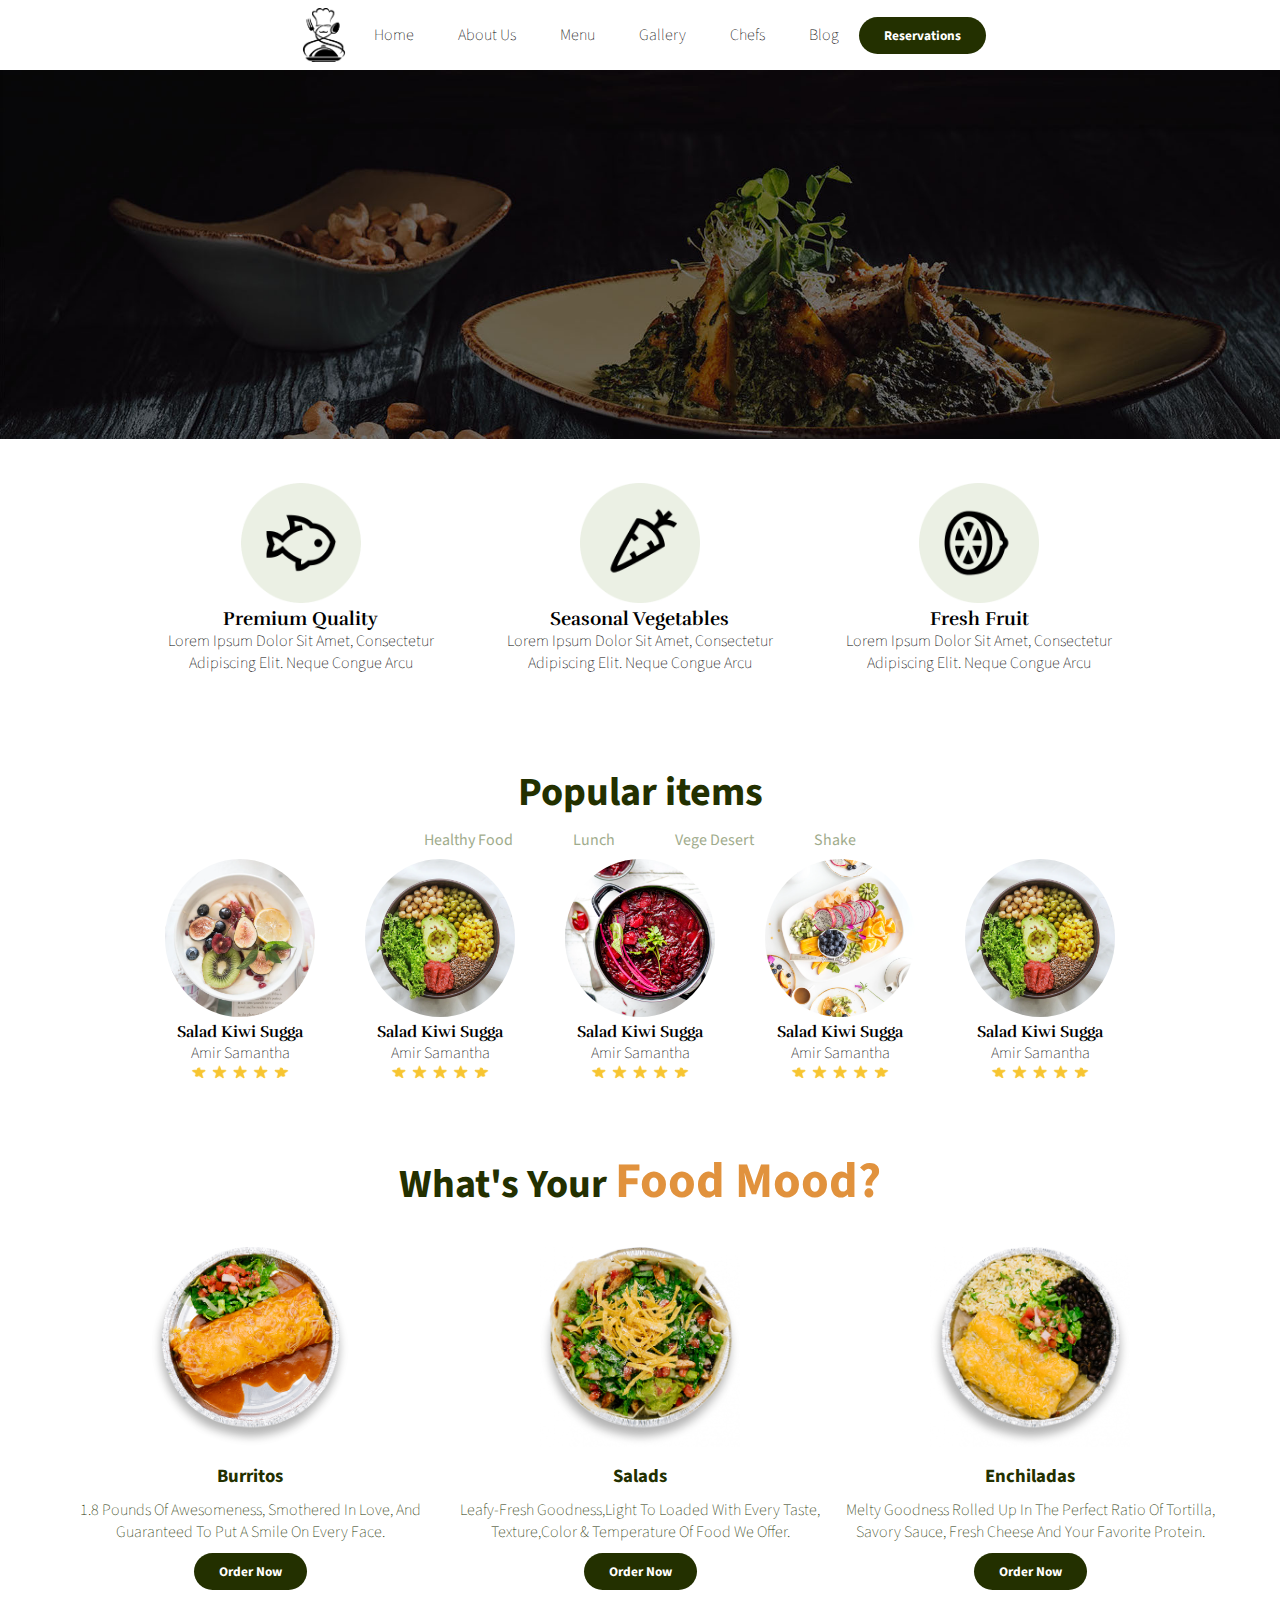
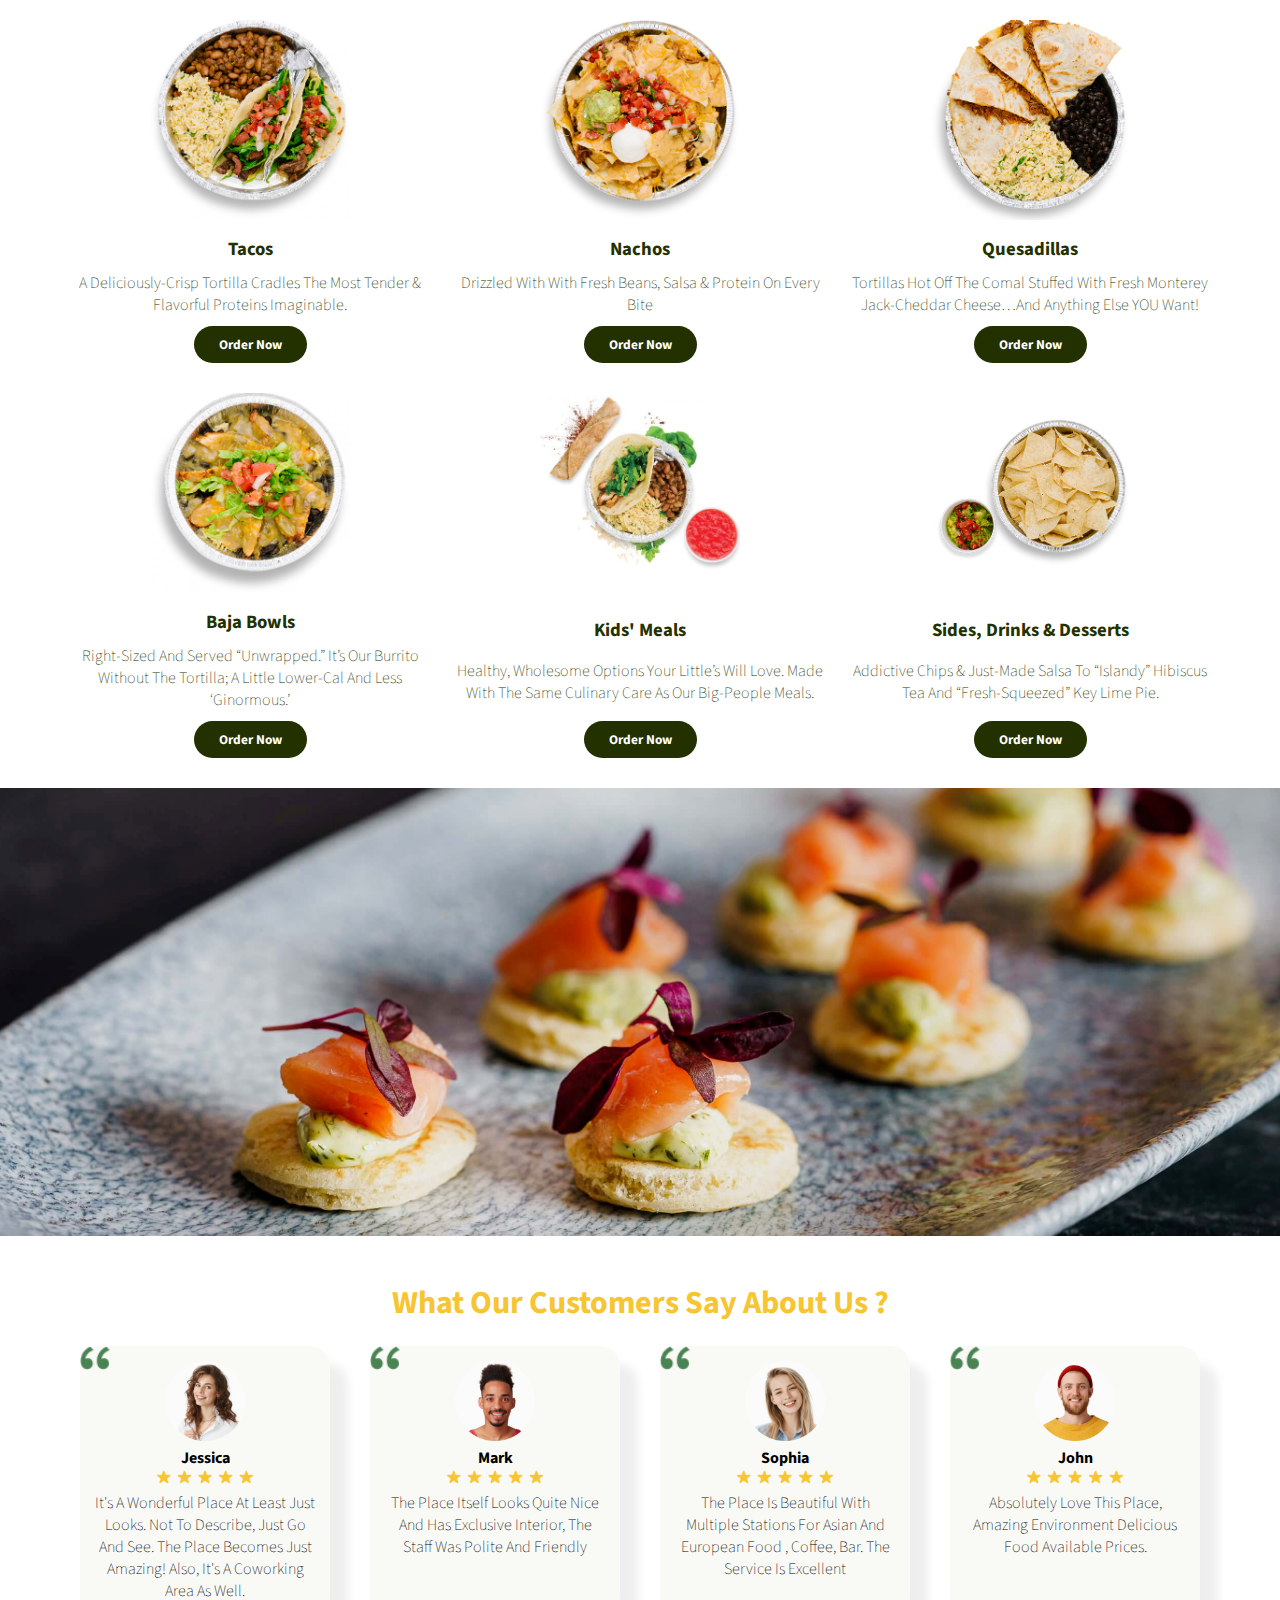
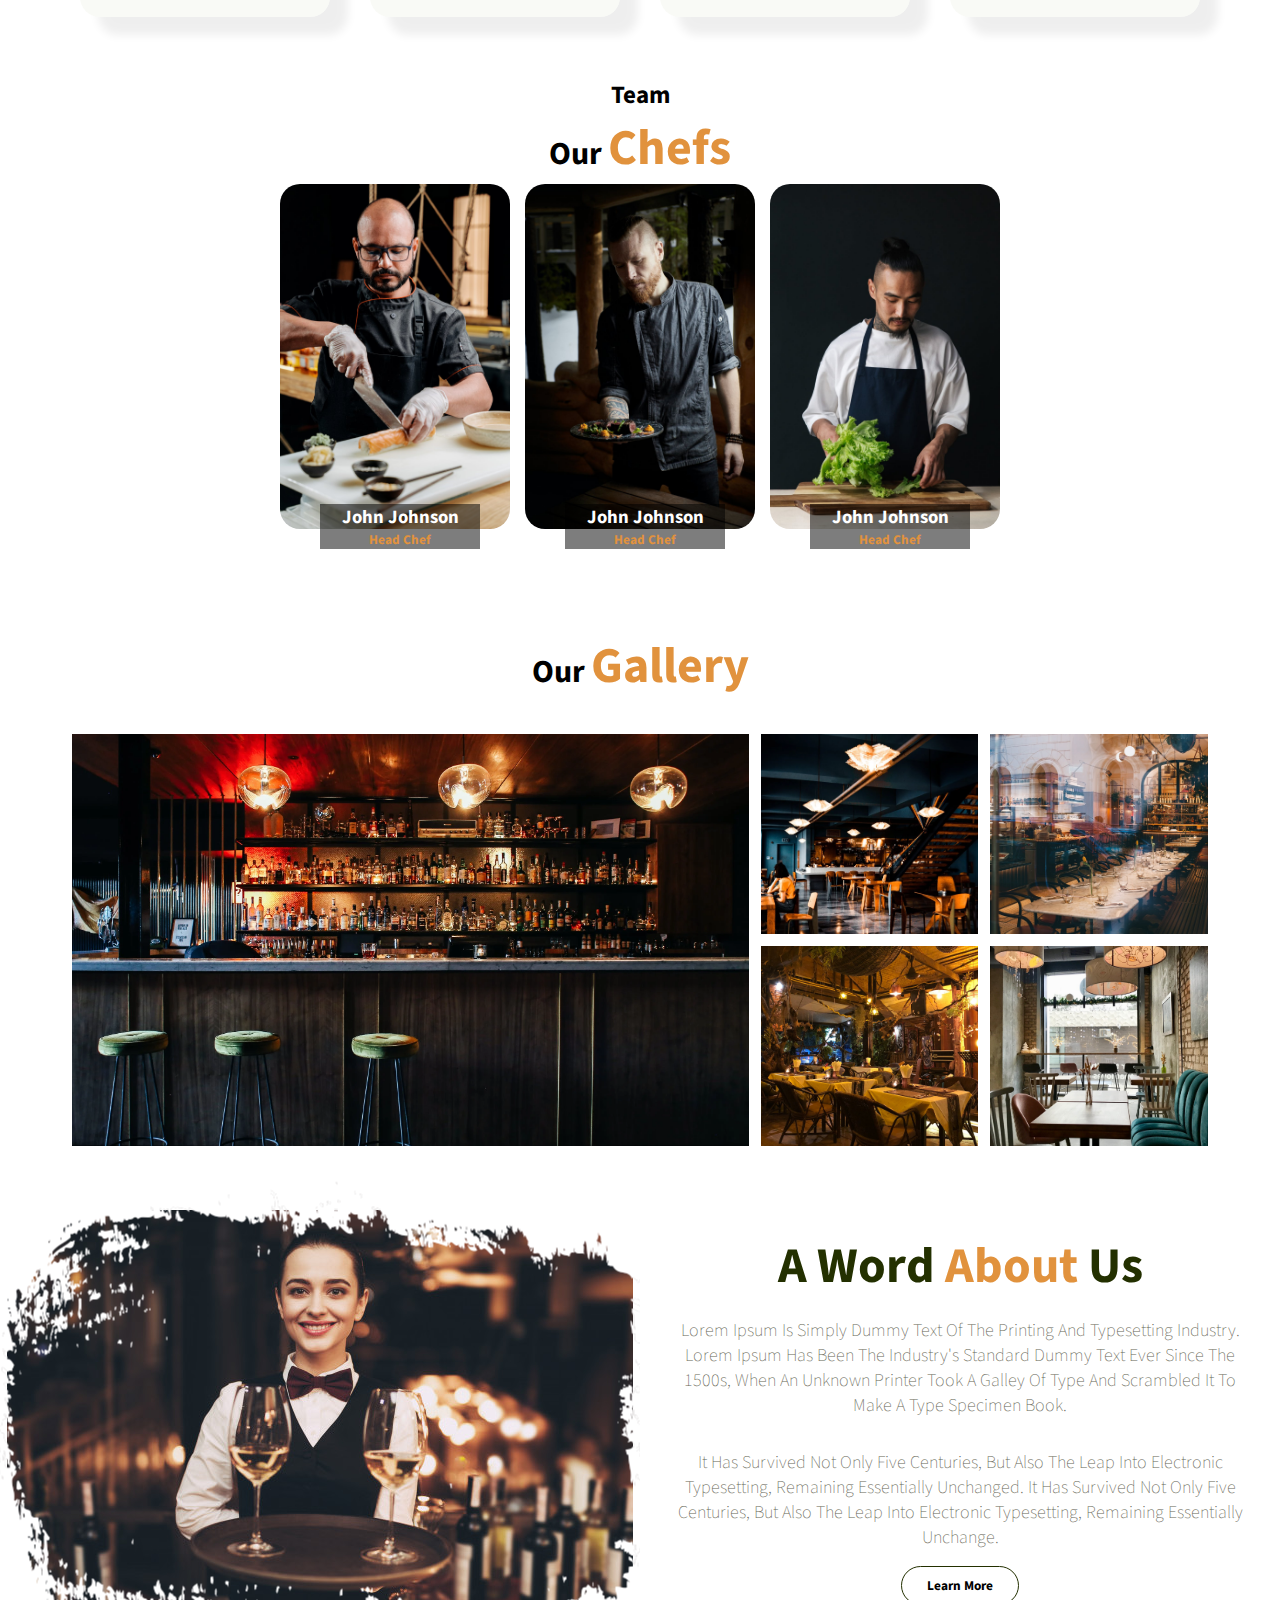
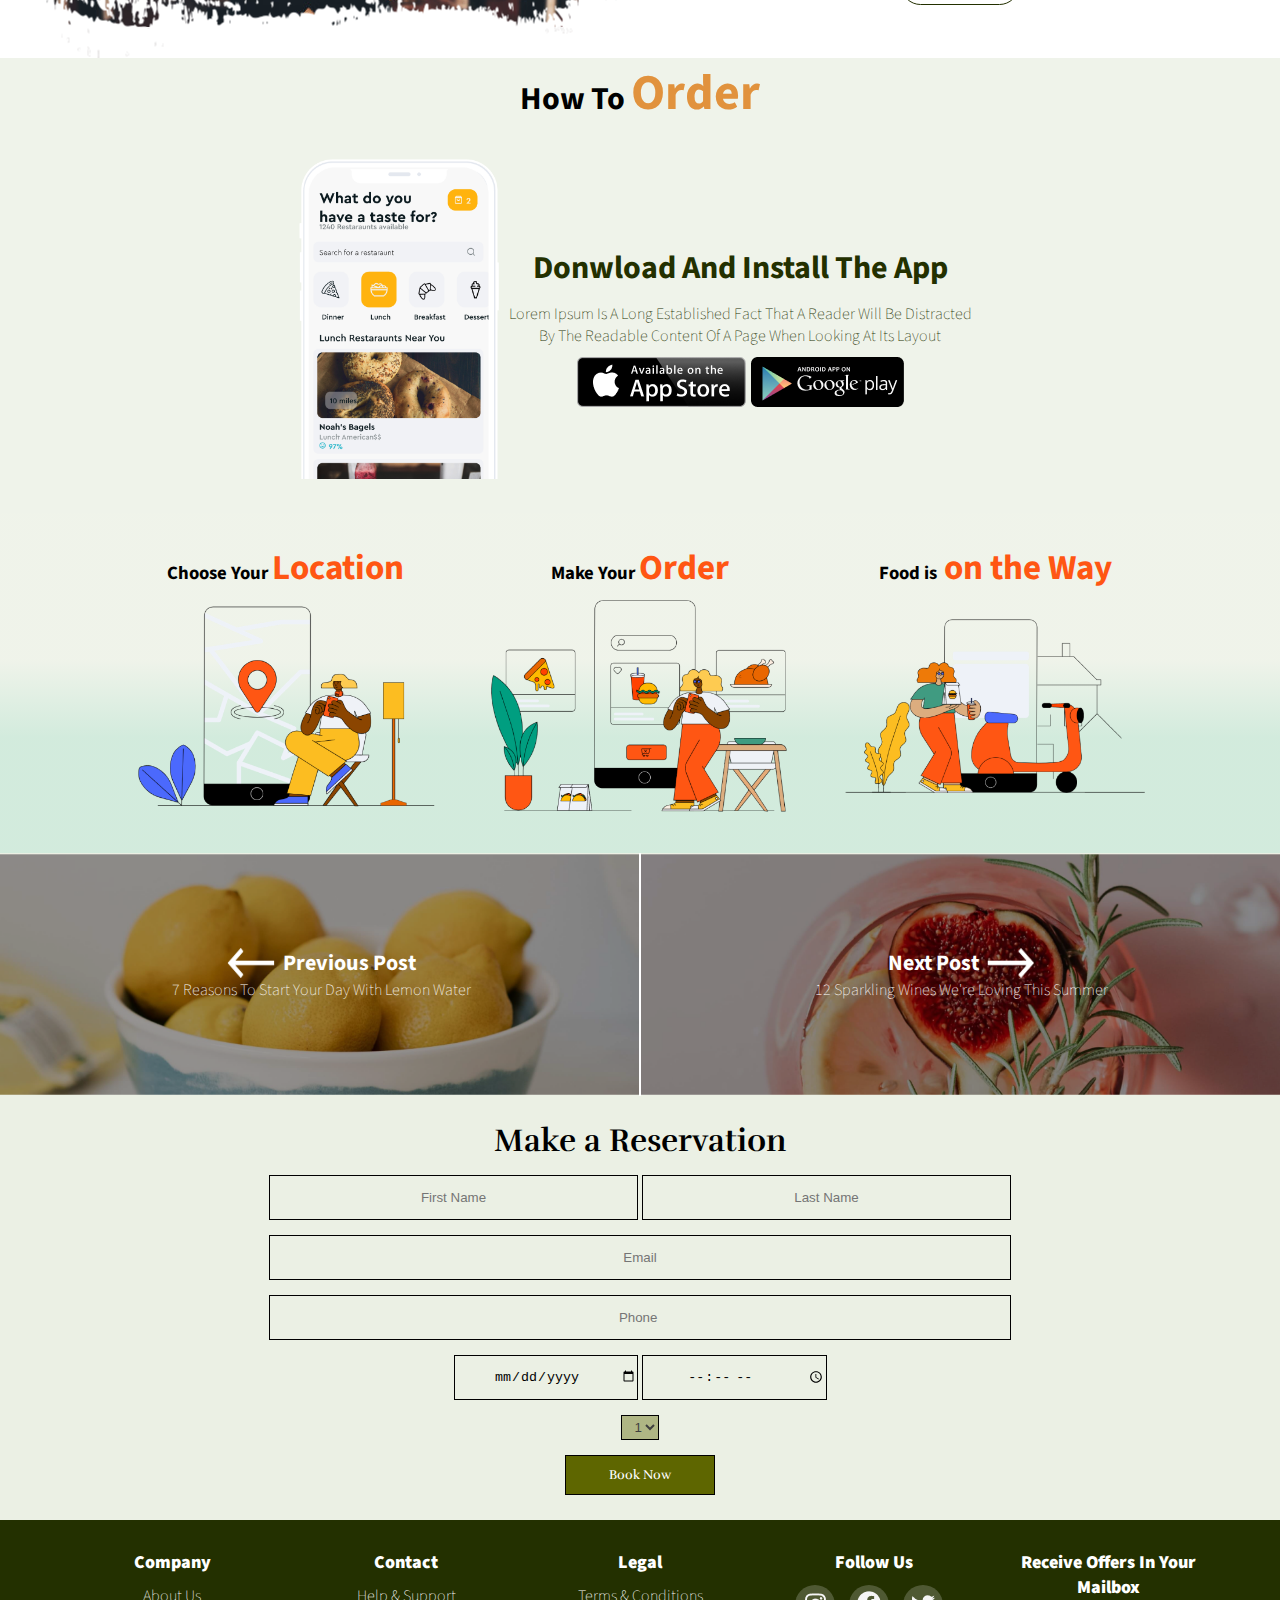
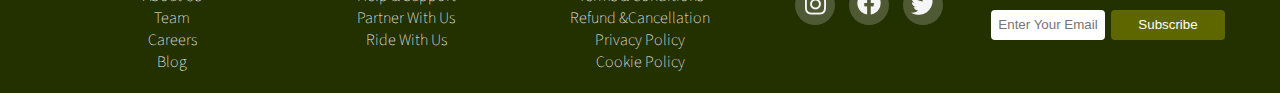
<file: index.html>
<!DOCTYPE html>
<html lang="en">
  <head>
    <meta charset="UTF-8" />
    <meta http-equiv="X-UA-Compatible" content="IE=edge" />
    <meta name="viewport" content="width=device-width, initial-scale=1.0" />
    <link rel="stylesheet" href="./style/main.css" />
    <link rel="stylesheet" href="./style/responsive.css">
    <link rel="preconnect" href="https://fonts.googleapis.com" />
    <link rel="preconnect" href="https://fonts.gstatic.com" crossorigin />
    <title>Food Wagon</title>
  </head>
  <body>
    <header>
        <img src="./img/restaurant-logo-removebg-preview.png" alt="restaurant-logo" width="60px">
      <nav>
        <ul class="nav-links">
          <li><a href="#">Home</a></li>
          <li><a href="#about">About us</a></li>
          <li><a href="#big-menu">Menu</a></li>
          <li><a href="#gallery">Gallery</a></li>
          <li><a href="#chefs">Chefs</a></li>
          <li><a href="#blog">Blog</a></li>
        </ul>
      </nav>
      <div class="mobile-menu">
        <a href="#">menu</a>
        <img src="./img/menu-bar.png" alt="barlogo" />
      </div>
  </div>
      <a class="res" href="#reservation"><button>Reservations</button></a>
    </header>

 <div class="body-container"> 
   <div class="restaurant-cover">
       <img src="./img/sliderbg1.jpg" alt="" width="100%">
     </div>

 <section class="offer-container">
    <div>
     <img src="./img/CircleIcon-removebg-preview.png" alt="" width="120px">
      <h3>Premium Quality </h3>
      <p>Lorem ipsum dolor sit amet, consectetur adipiscing elit. Neque congue arcu</p>
    </div>
    <div>
      <img src="./img/CircleIconcarrot.png" alt="" width="120px"> 
       <h3>Seasonal Vegetables</h3>
       <p>Lorem ipsum dolor sit amet, consectetur adipiscing elit. Neque congue arcu</p>
    </div>
    <div>     
      <img src="./img/CircleIconfruit.png" alt="" width="120px">
      <h3>Fresh Fruit</h3>
      <p>Lorem ipsum dolor sit amet, consectetur adipiscing elit. Neque congue arcu</p>
    </div>
  </section>

  <section class="menu">
      <h2>Popular items</h2>
      <div class="menu-container">
        <div>
          <p>Healthy Food<p1>
        </div>
        <div>
          <p>Lunch</p>
        </div>
        <div>
          <p>Vege Desert</p>
        </div>
        <div>
          <p>Shake</p>
        </div>
      </div>

      <div class="menu-item-container" id="big-menu"> 
        <div>
          <img src="./img/menuitem1.png" alt="" width="150px">
          <h4>Salad Kiwi Sugga</h4>
          <p>Amir Samantha</p>
          <img src="./img/stars.png" alt="" width="100px">
        </div>
        <div>  
        <img src="./img/menuitem2.png" alt="" width="150px">
        <h4>Salad Kiwi Sugga</h4>
        <p>Amir Samantha</p>
        <img src="./img/stars.png" alt="" width="100px">
        </div>
        <div>  
          <img src="./img/menuitem3.png" alt="" width="150px">
          <h4>Salad Kiwi Sugga</h4>
          <p>Amir Samantha</p>
          <img src="./img/stars.png" alt="" width="100px">
        </div>
        <div>  
          <img src="./img/menuitem4.png" alt="" width="150px">
          <h4>Salad Kiwi Sugga</h4>
          <p>Amir Samantha</p>
          <img src="./img/stars.png" alt="" width="100px">
        </div>
        <div>  
          <img src="./img/menuitem2.png" alt="" width="150px">
          <h4>Salad Kiwi Sugga</h4>
          <p>Amir Samantha</p>
          <img src="./img/stars.png" alt="" width="100px">
          </div>
      </div>
  </section>

  <section>
    <div class="big-menu-container-head">
      <h1>What's your <span>food mood?</span></h1>
    </div>
    <div class="big-menu-container">
      <div class="d-flex ">
        <div><img src="./img/big-beautiful-burritos.png" alt="" width="200px"></div>
        <h3>Burritos</h3>
        <p>1.8 pounds of awesomeness, smothered in love, and  guaranteed to put a smile on every face.</p>
        <div><button>Order Now</button></div>
      </div>
      <div class="d-flex ">
        <div><img src="./img/feel-good-salads.png" alt="" width="200px"></div>
        <h3>Salads</h3>
        <p>Leafy-fresh goodness,light to loaded with every taste, texture,color & temperature of food we offer.
        </p>
        <div><button>Order Now</button></div>
      </div>
      <div class="d-flex ">
        <div><img src="./img/amazing-enchiladas.png" alt="" width="200px"></div>
        <h3>Enchiladas</h3>
        <p>Melty goodness rolled up in the perfect ratio of tortilla, savory sauce, fresh cheese and your favorite protein.</p>
        <div><button>Order Now</button></div>
      </div>
      <div class="d-flex ">
        <div><img src="./img/wonderful-tacos.png" alt="" width="200px"></div>
        <h3>
          Tacos</h3>
        <p>A deliciously-crisp tortilla cradles the most tender & flavorful proteins imaginable. </p>
       <div> <button>Order Now</button></div>
      </div>
      <div class="d-flex ">
        <div><img src="./img/ultimate-nachos.png" alt="" width="200px"></div>
        <h3>Nachos</h3>
        <p>Drizzled with  with fresh beans, salsa & protein on every bite</p>
        <div><button>Order Now</button></div>
      </div>
      <div class="d-flex ">
        <div><img src="./img/coveted-quesadillas.png" alt="" width="200px"></div>
        <h3>
          Quesadillas</h3>
        <p>Tortillas hot off the comal stuffed with fresh Monterey Jack-Cheddar cheese…and anything else YOU want!</p>
        <div><button>Order Now
        </button></div>
      </div>
      <div class="d-flex ">
        <div><img src="./img/baja-bowls.png" alt="" width="200px"></div>
        <h3>Baja Bowls</h3>
        <p>Right-sized and served “unwrapped.” It’s our burrito without the tortilla; a little lower-cal and less ‘ginormous.’
        </p>
        <div><button>Order Now</button></div>
      </div>
      <div class="d-flex ">
        <div><img src="./img/happier-kids-meals.jpeg" alt="" width="200px"></div>
        <h3>Kids' Meals
        </h3>
        <p>Healthy, wholesome options your little’s will love. Made with the same culinary care as our big-people meals.</p>
        <div><button>Order Now</button></div>
      </div>
      <div class="d-flex ">
        <div><img src="./img/costavida_menu_sides_chips_guac.png" alt="" width="200px"></div>
        <h3>
          Sides, Drinks & Desserts</h3>
        <p>Addictive chips & just-made salsa to “islandy” hibiscus tea and “fresh-squeezed” key lime pie.</p>
        <div><button>Order Now</button></div>
      </div>
    </div>
  </section>

  <section>
    <img src="./img/ delicous.png" alt="" width="100%" >
  </section>

  <section class="community-container">
    <h1>What our customers say about us ?</h1>
  <div class="community">
    <div>
      <img src="./img/“.png" alt="" width="30px" class="brace">
      <img src="./img/avatar1.png" alt="" width="80px">
      <h4>Jessica</h4>
      <img src="./img/stars.png" alt="" width="100px">
      <p>It's a wonderful place at least just looks. Not to describe, just go and see. The place becomes just amazing! Also, it's a coworking area as well.</p>
    </div>
    <div>
      <img src="./img/“.png" alt="" width="30px" class="brace">
      <img src="./img/avatar2.png" alt="" width="80px">
      <h4>Mark</h4>
      <img src="./img/stars.png" alt="" width="100px">
      <p>The place itself looks quite nice and has exclusive interior, the staff was polite and friendly</p>
    </div>
    <div>
      <img src="./img/“.png" alt="" width="30px" class="brace">
      <img src="./img/avatar3.png" alt="" width="80px">
      <h4>Sophia</h4>
      <img src="./img/stars.png" alt="" width="100px">
      <p>The place is beautiful with multiple stations for asian and European food , coffee, bar. The service is excellent</p>
    </div>
    <div>
      <img src="./img/“.png" alt="" width="30px" class="brace">
      <img src="./img/avatar4.png" alt="" width="80px">
      <h4>John</h4>
      <img src="./img/stars.png" alt="" width="100px">
      <p>Absolutely love this place, amazing environment delicious food available prices.</p></div>
  </div>
  </section>

  <secion class="team" id="chefs">
    <div class="team-title">
      <h3>Team</h3>
      <h1>Our <span>Chefs</span></h1>
    </div>
    <div class="team-chefs">
      <div class="chef">
        <img src="./img/chef1.jpeg" alt="" width="230px">
        <div class="chef-describe">
          <h3>John Johnson</h3>
          <h5>Head Chef</h5>
        </div>
      </div>
      <div class="chef">
        <img src="./img/chef2.jpeg" alt="" width="230px">
        <div class="chef-describe">
          <h3>John Johnson</h3>
          <h5>Head Chef</h5>
        </div>
      </div>
      <div class="chef">
        <img src="./img/chef3.jpeg" alt="" width="230px">
        <div class="chef-describe">
          <h3>John Johnson</h3>
          <h5>Head Chef</h5>
        </div>
      </div>
    </div>
  </secion>

  <section id="gallery">
    <h1>Our <span>Gallery</span></h1>
  <div class="gallery-container">
    <div class=" grid-item item-1">
      <img src="./img/decor1.webp" alt="">
    </div>
    <div class="grid-item item-2">
      <img src="./img/decor2.webp" alt="">
    </div>
    <div class="grid-item item-3">
      <img src="./img/decor3.jpeg" alt="">
    </div>
    <div class="grid-item item-4">
      <img src="./img/decor4.jpeg" alt="">
    </div>
    <div class="grid-item item-5">
      <img src="./img/decor5.jpeg" alt="">
    </div>
   </div> 
  </section>

  <section class="about" id="about">
    <div class="image"></div>
    <div class="about-content">
      <h3>A word <span>about</span> us</h3>
      <p>Lorem Ipsum is simply dummy text of the printing and typesetting industry. Lorem Ipsum has been the industry's standard dummy text ever since the 1500s, when an unknown printer took a galley of type and scrambled it to make a type specimen book.</p>
      <p> It has survived not only five centuries, but also the leap into electronic typesetting, remaining essentially unchanged. It has survived not only five centuries, but also the leap into electronic typesetting, remaining essentially unchange.</p>
      <a href="#"></a><button class="btn">Learn More</button>
    </div>
  </section>

 <section>
   <div class="app-heading">
     <h1>How To <span>Order</span></h1>
    </div>
   <div class="install-app-container">  
    <div class="app-container">
      <img src="./img/Shadow.png" alt="app-logo" width="200px">
    </div>
    <div class="app-content-container">
      <div class="app-content">
        <h1>Donwload and Install the App</h1>
        <p>Lorem ipsum is a long established fact that a reader will be distracted <br> by the readable content of a page when looking at its layout</p>
      </div>
      <div class="app-logos">
        <img src="./img/applestore.png" alt="" width="">
        <img src="./img/google-play-download-android-app (1).png" alt="" width="">
      </div>
    </div>
    </div>
  </section>

  <section class="delivery">
    <div class="delivery-container">
      <div>
        <h3>Choose Your <span class="delivery-heading">Location</span></h3>
        <img src="./img/location.png" alt="" width="300px">
      </div>
      <div>
        <h3>Make Your <span class="delivery-heading">Order</span></h3>
        <img src="./img/ Choosing Food.png" alt="" width="300px">
      </div>
      <div>
        <h3>Food is<span class="delivery-heading"> on the Way</span></h3>
        <img src="./img/Delivery on the Way.png" alt="" width="300px">
      </div>
    </div>
  </section>

  <section class="blog-container " id="blog">
    <div class="blog-post">
      <div class="post-1">
        <img class="img1" src="./img/lemon.png"  alt=""> 
      </div>
      <div class="post-1">
        <img class="img1" src="./img/drinks.png" alt="">
      </div>
      <div class="content-container">
       <div class="post-content">
         <div class=previous-next>
           <img src="./img/Icon_arrow-left.png" alt="" >
           <h1>Previous Post</h1>
      </div>
        <p>7 Reasons to Start Your Day With Lemon Water</p> 
      </div> 
      <div class="post-content">
        <div class="previous-next" >
          <h1>Next Post</h1>
          <img src="./img/Icon_arrow-right.png" alt="">
        </div>
       <p>12 Sparkling Wines We're Loving This Summer</p>
      </div>
    </div>
    </div>
  </section>

  <form action="#" class="reservation-container"> 
  <div class="form-field-container" id="reservation">
    <h1>Make a Reservation</h1>
    <div class="form-field fullname">
      <input  type="text" placeholder="First Name">
      <input  type="text" placeholder="Last Name">
    </div>
    <div class="form-field  ">
      <input class="email-tel" type="email" placeholder="Email">
    </div>
    <div class="form-field">
      <input class="email-tel" type="tel" placeholder="Phone " >
    </div>
    <div class="form-field">
      <input class="date" type="date"> 
      <input class="date" type="time" id="appt" name="appt" >
    </div>
    <div class="form-field">
     <select name="select" id="form-field-select">
       <option value="1">1 </option>
       <option value="2">2 </option>
       <option value="3">3 </option>
       <option value="4">4 </option>
       <option value="5">5</option>
       <option value="6">5+</option></select>
    </div> 
    <div class="form-field-submit ">
        <label for="book now" id="book now"></label>
        <input type="submit" value="Book Now" id="reservation-btn"></div>
      </div>
  </div>
  </form> 
</div> 

    <footer class="footer">
      <div class="container">
        <div class="row">
          <div class="footer-col">
            <h4>Company</h4>
            <ul>
              <li><a href="#">About us</a></li>
              <li><a href="#">Team</a></li>
              <li><a href="#">Careers</a></li>
              <li><a href="#">Blog</a></li>
            </ul>
          </div>
          <div class="footer-col">
            <h4>Contact</h4>
            <ul>
              <li><a href="#">Help & Support</a></li>
              <li><a href="#">Partner with us</a></li>
              <li><a href="#">Ride with us</a></li>
            </ul>
          </div>
          <div class="footer-col">
            <h4>Legal</h4>
            <ul>
              <li><a href="#">Terms & Conditions</a></li>
              <li><a href="#">Refund &cancellation</a></li>
              <li><a href="#">Privacy Policy</a></li>
              <li><a href="#">Cookie Policy</a></li>
            </ul>
          </div>
          <div class="footer-col">
            <h4>Follow us</h4>
            <div class="social-links">
              <a href="#"><img src="./img/insta.png" alt="instagram-logo"></a>
              <a href="#"><img src="./img/facebook.png" alt="facebook-logo"></a>
              <a href="#"><img src="./img/tweeter.png" alt="tweeter-logo"></a>
            </div>
          </div>
          <div class="footer-col">
              <h4>Receive offers in your mailbox</h4>
              <div class="footer-email-form">
              <input type="email" placeholder="Enter Your Email" id="footer-email"> 
              <input type="submit" value="Subscribe" id="footer-email-btn"></div>
           </div>
        </div>
      </div>
    </footer>

  </body>
</html>
</file>
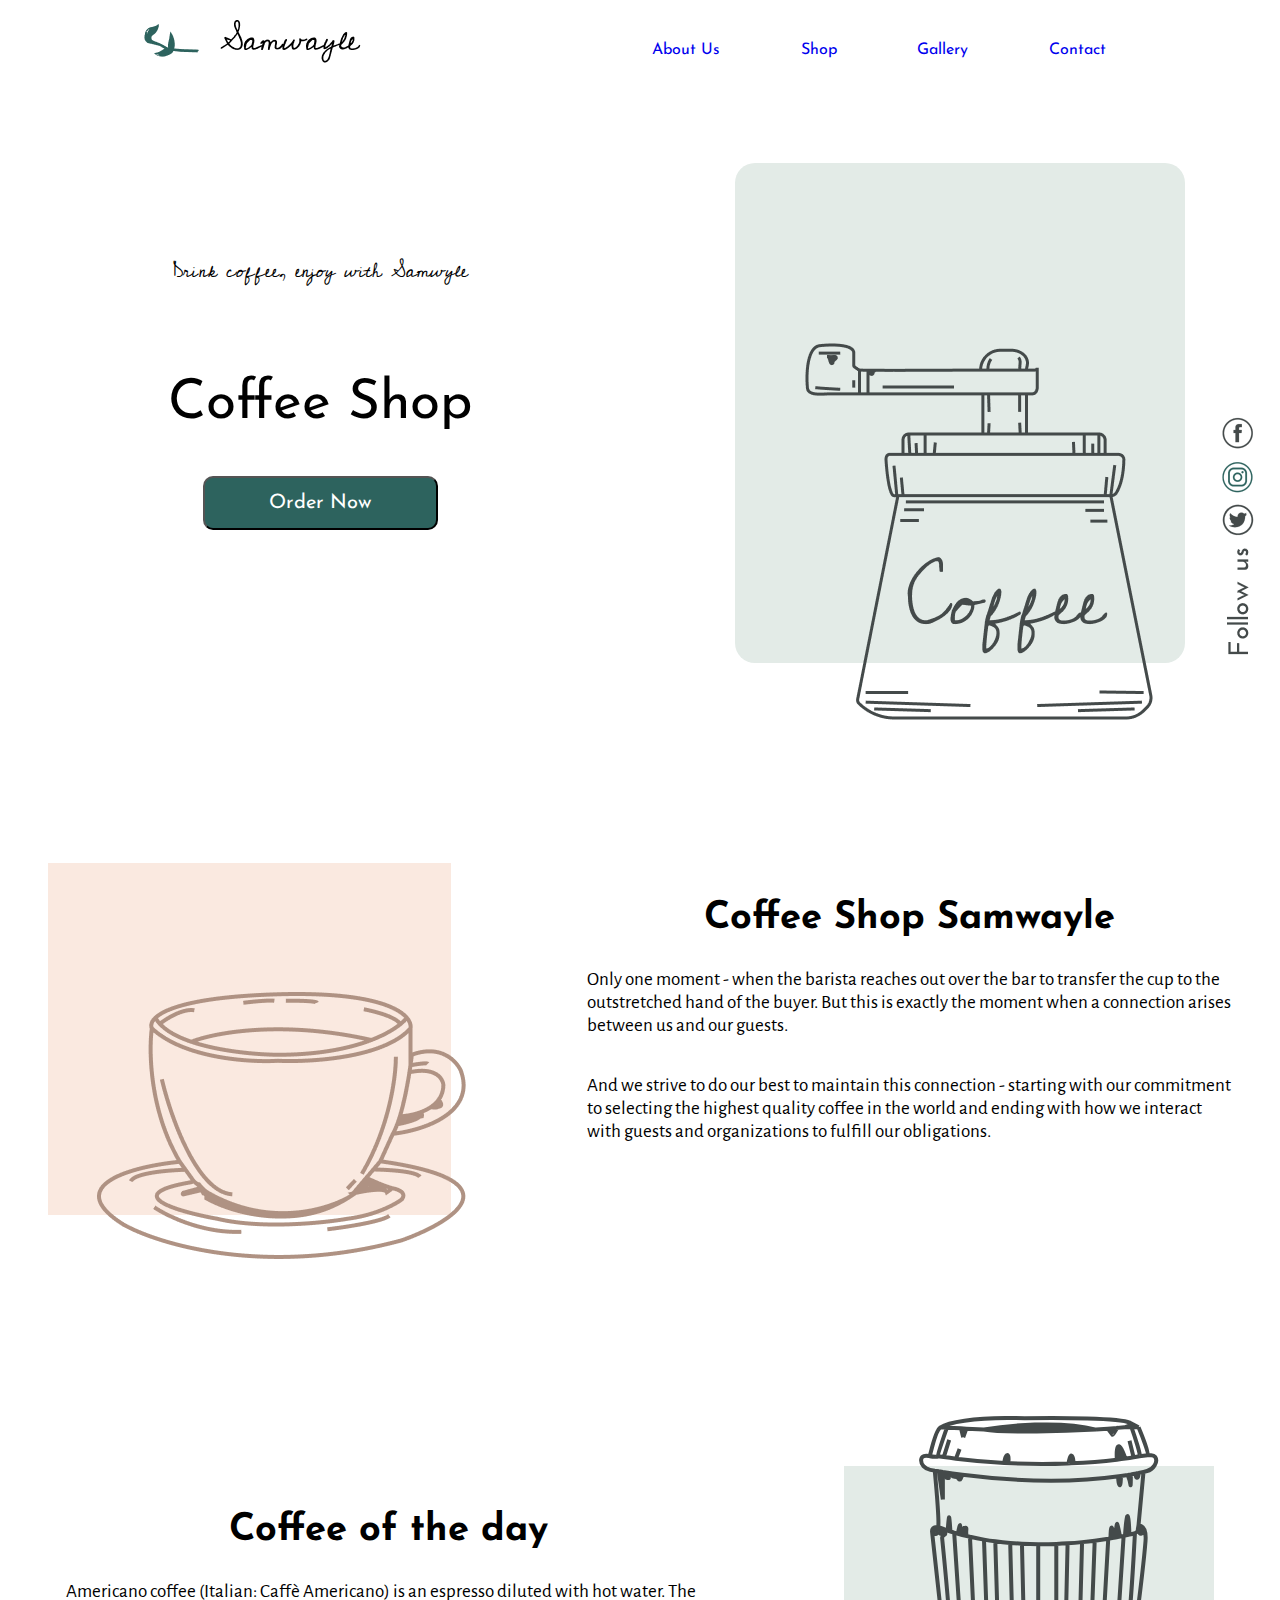
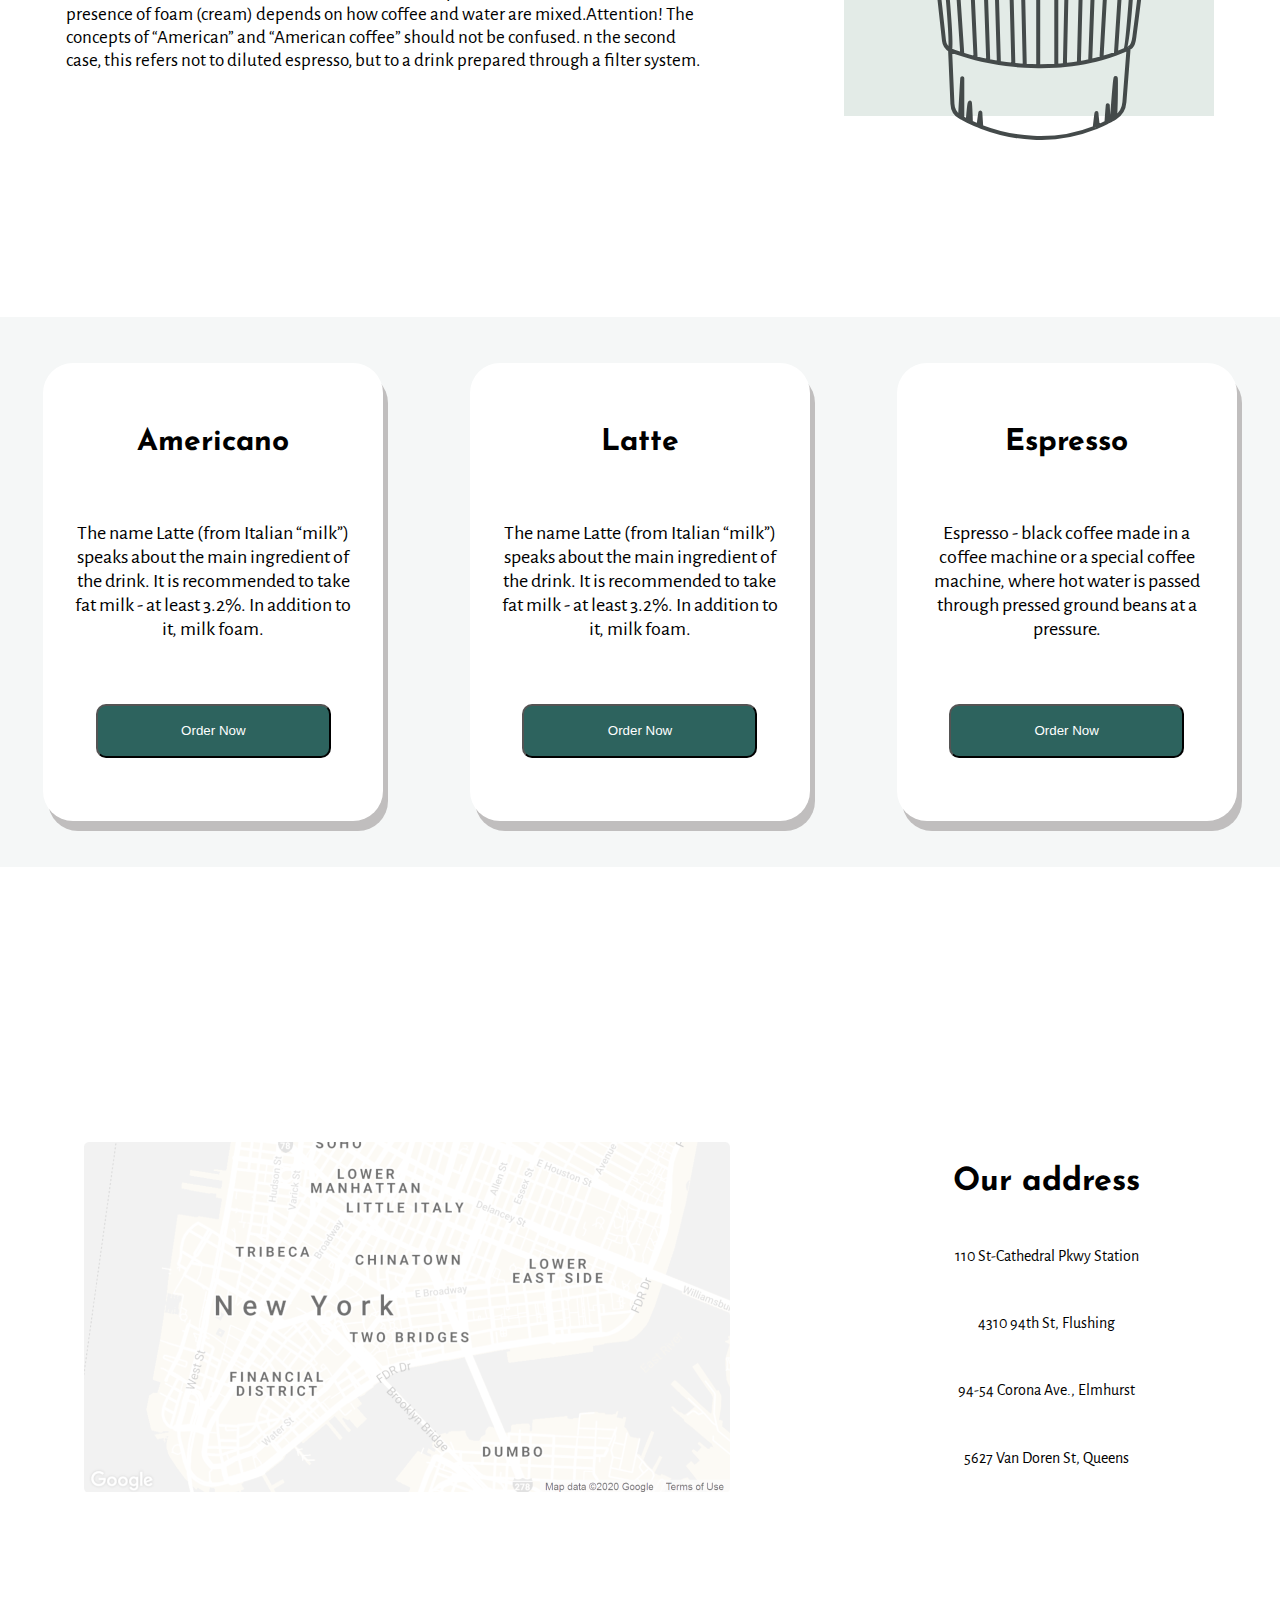
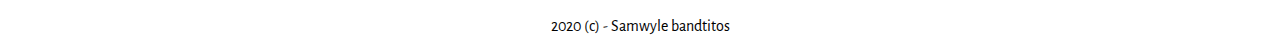
<file: Challenege 1/index.html>
<!DOCTYPE html>
<html lang="en">
  <head>
    <meta charset="UTF-8" />
    <meta http-equiv="X-UA-Compatible" content="IE=edge" />
    <meta name="viewport" content="width=device-width, initial-scale=1.0" />
    <link rel="stylesheet" href="./style/main.css" />
    <link rel="preconnect" href="https://fonts.googleapis.com" />
    <link rel="preconnect" href="https://fonts.gstatic.com" crossorigin />
    <link
      href="https://fonts.googleapis.com/css2?family=Josefin+Sans:wght@700&display=swap"
      rel="stylesheet"
    />
    <link rel="preconnect" href="https://fonts.googleapis.com">
    <link rel="preconnect" href="https://fonts.gstatic.com" crossorigin>
    <link href="https://fonts.googleapis.com/css2?family=Josefin+Sans&display=swap" rel="stylesheet">
    <link rel="preconnect" href="https://fonts.googleapis.com">
    <link rel="preconnect" href="https://fonts.gstatic.com" crossorigin>
    <link href="https://fonts.googleapis.com/css2?family=Cedarville+Cursive&display=swap" rel="stylesheet">  
    
    <link rel="preconnect" href="https://fonts.googleapis.com">
    <link rel="preconnect" href="https://fonts.gstatic.com" crossorigin>
    <link href="https://fonts.googleapis.com/css2?family=Alegreya+Sans:wght@100&display=swap" rel="stylesheet">
    <title>Document</title>
  </head>
  <body>

    <header class="container d-flex">
      <div class="logo-container d-flex">
        <div class="d-flex">
          <img src="./images/Group 49.jpg" alt="">
          <img src="./images/Samwayle.png" alt="" />
        </div>
     <div class="nav container d-flex">
      <div><a href="#">About Us</a></div>
      <div><a href="#">Shop</a></div>
      <div><a href="#">Gallery</a></div>
      <div><a href="#">Contact</a></div>
     </header>

 
    <div class="d-flex intro ">
      <div class="container d-flex social-media">
        <a href="#"><img src="./icons/faceb1 1.png"></a>
        <a href="#"><img src="./icons/faceb1 2.png"></a>
        <a href="#"><img src="./icons/faceb1 3.png"></a>
        <a href="#"><img src="./icons/Follow us.png"></a>
      </div>

     <div class="container  intro-content"> 
        <p>Drink coffee, enjoy with Samwyle</p>
        <h1>Coffee Shop</h1>
        <input type="button" value="Order Now"> 
    </div>

     <div class="container intro-media">  
      <div class="coffee-logo">
      <img src="./images/Group 42.png" alt=""> </div>
     </div>
     </div>
    </div>


      <div class="container d-flex section1">
        <div class="part1">
          <div class="part1-img">
            <img src="./images/Vector 23.png" alt="">
          </div>
        </div>
        <div class="part2">
          <h1>Coffee Shop Samwayle</h1>
          <p>Only one moment - when the barista reaches out over the bar to transfer the cup to the outstretched hand of the buyer.
            But this is exactly the moment when a connection arises between us and our guests.
          <p>And we strive to do our best to maintain this connection - starting with our commitment to selecting the highest quality coffee in the world and ending with how we interact with guests and organizations to fulfill our obligations.</p>
          </p>
        </div>
      </div>

      <div class="container d-flex section2">
        <div class="part2">
          <h1>Coffee of the day</h1>
          <p>Americano coffee (Italian: Caffè Americano) is an espresso diluted with hot water. The presence of foam (cream) depends on how coffee and water are mixed.Attention! The concepts of “American” and “American coffee” should not be confused. n the second case, this refers not to diluted espresso, but to a drink prepared through a filter system.</p>
        </div>
        <div class="part4">
          <div class="part4-img">
            <img src="./images/Vector 24.svg" alt="">
          </div>
        </div>
      </div>

      <section class="container d-flex shop-container text-align-center" >
        <div class="coffee"><h2>Americano</h2>
        <p>The name Latte (from Italian “milk”) speaks about the main ingredient of the drink. It is recommended to take fat milk - at least 3.2%. In addition to it, milk foam.</p>
        <input type="button" value="Order Now"> 
      </div>
        <div class="coffee"><h2>Latte</h2>
        <p>The name Latte (from Italian “milk”) speaks about the main ingredient of the drink. It is recommended to take fat milk - at least 3.2%. In addition to it, milk foam.</p>
      <input type="button" value="Order Now">
    </div>
        <div class="coffee"><h2>Espresso</h2>
        <p>Espresso - black coffee made in a coffee machine or a special coffee machine, where hot water is passed through pressed ground beans at a pressure.</p>
      <input type="button" value="Order Now"></div>

      </section>


     <section class="container d-flex footer-container">
       <div class="map-container"></div>
       <div class="address-container">
         <h1>Our address</h1>
        <p>110 St-Cathedral Pkwy Station</p>
        <p>4310 94th St, Flushing</p>
        <p>94-54 Corona Ave., Elmhurst</p>
        <p>5627 Van Doren St, Queens</p>
      </div>
     </section>

     <div class="container d-flex justify-content-center ">
       <p class="end-container"> 2020 (c) - Samwyle bandtitos</p>
     </div>
     
       
          
          
       








  
  </body>
</html>
</file>
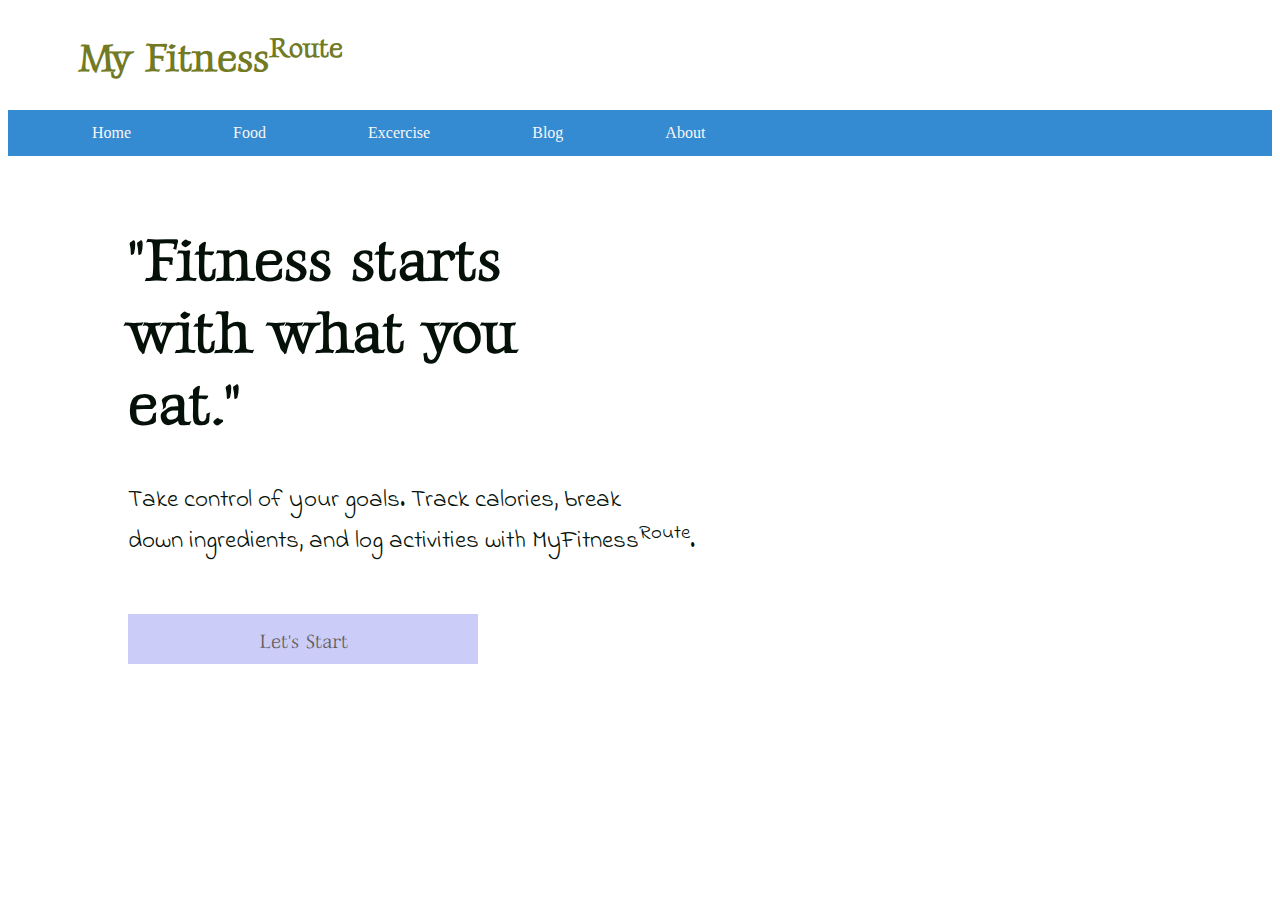
<file: myfitness.html>
<!DOCTYPE html>
<html lang="en" dir="ltr">
  <head>
    <meta charset="utf-8" />
    <title>My Fitness</title>
    <link rel="stylesheet" href="./styles/myfitness.css" />
    <link rel="preconnect" href="https://fonts.gstatic.com" crossorigin />
    <link
      href="https://fonts.googleapis.com/css2?family=Gideon+Roman&display=swap"
      rel="stylesheet"
    />
    <link rel="preconnect" href="https://fonts.googleapis.com">
    <link rel="preconnect" href="https://fonts.gstatic.com" crossorigin>
    <link href="https://fonts.googleapis.com/css2?family=Alfa+Slab+One&family=Indie+Flower&display=swap" rel="stylesheet"
/>
    
  </head>
  <body>
    <h1>
      <b>My Fitness</b><sup><small>Route</small></sup>
    </h1>
    <div id="navbar">
      <a href="#home">Home</a>
      <a href="#food">Food</a>
      <a href="exercise">Excercise</a>
      <a href="#blog">Blog</a>
      <a href="#about">About</a>
    </div>
    <h1 class="quotes">
      "Fitness starts <br>with
       what you <br> eat."
    </h2>
    <p class="intro">Take control of your goals. Track calories, break<br>down ingredients, and log activities with MyFitness<sup>Route</sup>.</p>
    
    

    <form >
      <input type="button" value="Let's Start"">
    </form>
  </body>
</html>
</file>
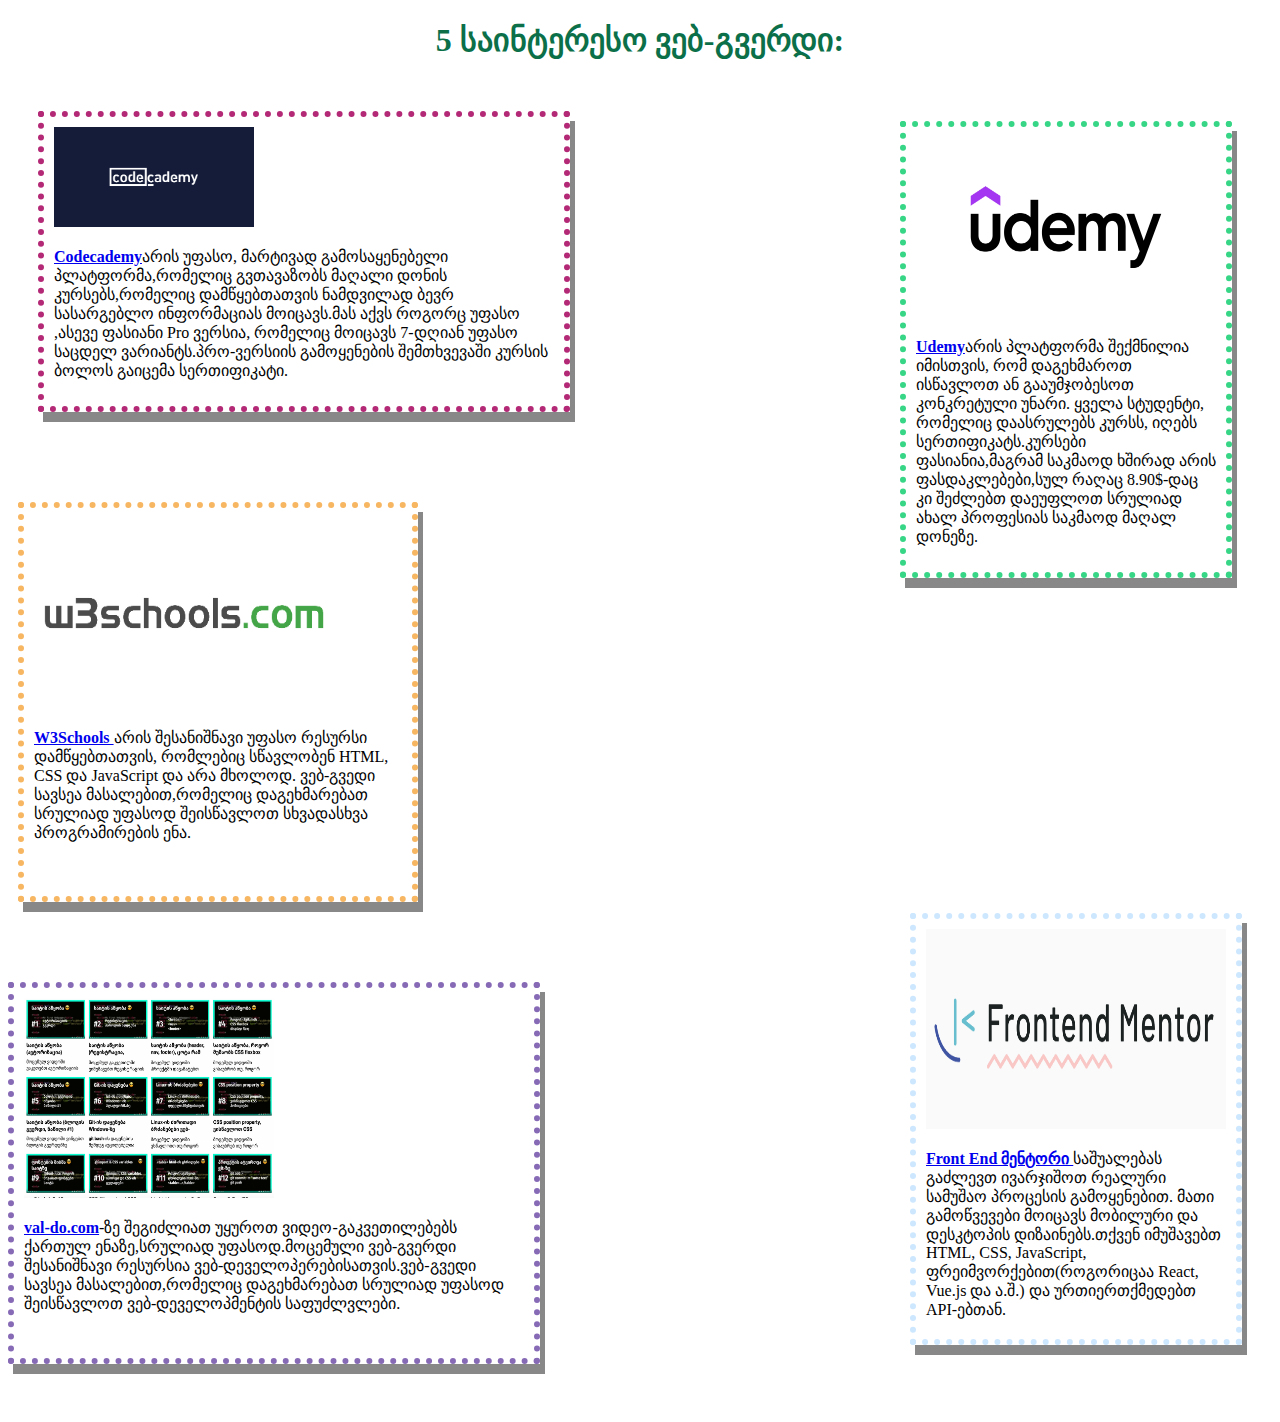
<file: tutorials.html>
<!DOCTYPE html>
<html lang="en">
  <head>
    <title>სასწავლო მასალები</title>
    <meta charset="UTF-8" />
    <link rel="stylesheet" href="./styles/tutorialsstyle.css" />
  </head>

  <body>
    <h1>5 საინტერესო ვებ-გვერდი:</h1>
    <div class="example1">
      <img src="pic1.png" width="200px" height="100px" alt="Codecademy logo" />

      <p>
        <a href="https://www.codecademy.com/catalog" target="_blank">
          <b>Codecademy</b></a
        >არის უფასო, მარტივად გამოსაყენებელი პლატფორმა,რომელიც გვთავაზობს მაღალი
        დონის კურსებს,რომელიც დამწყებთათვის ნამდვილად ბევრ სასარგებლო
        ინფორმაციას მოიცავს.მას აქვს როგორც უფასო ,ასევე ფასიანი Pro ვერსია,
        რომელიც მოიცავს 7-დღიან უფასო საცდელ ვარიანტს.პრო-ვერსიის გამოყენების
        შემთხვევაში კურსის ბოლოს გაიცემა სერთიფიკატი.
      </p>
    </div>
    <div class="example2">
      <img
        src="./Udemy Logo.png"
        width="300px"
        height="180px"
        alt="Udemy logo"
      />

      <p>
        <a href="https://www.udemy.com/" target="_blank"><b>Udemy</b></a
        >არის პლატფორმა შექმნილია იმისთვის, რომ დაგეხმაროთ ისწავლოთ ან
        გააუმჯობესოთ კონკრეტული უნარი. ყველა სტუდენტი, რომელიც დაასრულებს კურსს,
        იღებს სერთიფიკატს.კურსები ფასიანია,მაგრამ საკმაოდ ხშირად არის
        ფასდაკლებები,სულ რაღაც 8.90$-დაც კი შეძლებთ დაეუფლოთ სრულიად ახალ
        პროფესიას საკმაოდ მაღალ დონეზე.
      </p>
    </div>

    <div class="example3">
      <img src="./w3.jpeg" width="300px" height="190px" alt="W3 school logo" />
      <p>
        <a href="https://www.w3schools.com/default.asp" target="_blank">
          <b>W3Schools </b></a
        >არის შესანიშნავი უფასო რესურსი დამწყებთათვის, რომლებიც სწავლობენ HTML,
        CSS და JavaScript და არა მხოლოდ. ვებ-გვედი სავსეა მასალებით,რომელიც
        დაგეხმარებათ სრულიად უფასოდ შეისწავლოთ სხვადასხვა პროგრამირების ენა.
      </p>
      <br />
    </div>

    <div class="example4">
      <img
        src="./val-do.com.png"
        width="250px"
        height="200px"
        alt="Codewars logo "
      />
      <p>
        <a href="https://val-do.com/lessons" target="_blank">
          <b>val-do.com</b></a
        >-ზე შეგიძლიათ უყუროთ ვიდეო-გაკვეთილებებს ქართულ ენაზე,სრულიად
        უფასოდ.მოცემული ვებ-გვერდი შესანიშნავი რესურსია
        ვებ-დეველოპერებისათვის.ვებ-გვედი სავსეა მასალებით,რომელიც დაგეხმარებათ
        სრულიად უფასოდ შეისწავლოთ ვებ-დეველოპმენტის საფუძლვლები.
      </p>
    </div>
    <div class="example5">
      <img
        src="./front-end-mentor.png"
        width="300px"
        height="200px"
        alt="mentor logo"
      />
      <p>
        <a href="https://www.frontendmentor.io/" target="_blank"
          ><b>Front End მენტორი </b> </a
        >საშუალებას გაძლევთ ივარჯიშოთ რეალური სამუშაო პროცესის გამოყენებით. მათი
        გამოწვევები მოიცავს მობილური და დესკტოპის დიზაინებს.თქვენ იმუშავებთ
        HTML, CSS, JavaScript, ფრეიმვორქებით(როგორიცაა React, Vue.js და ა.შ.) და
        ურთიერთქმედებთ API-ებთან.
      </p>
    </div>
  </body>
</html>
</file>
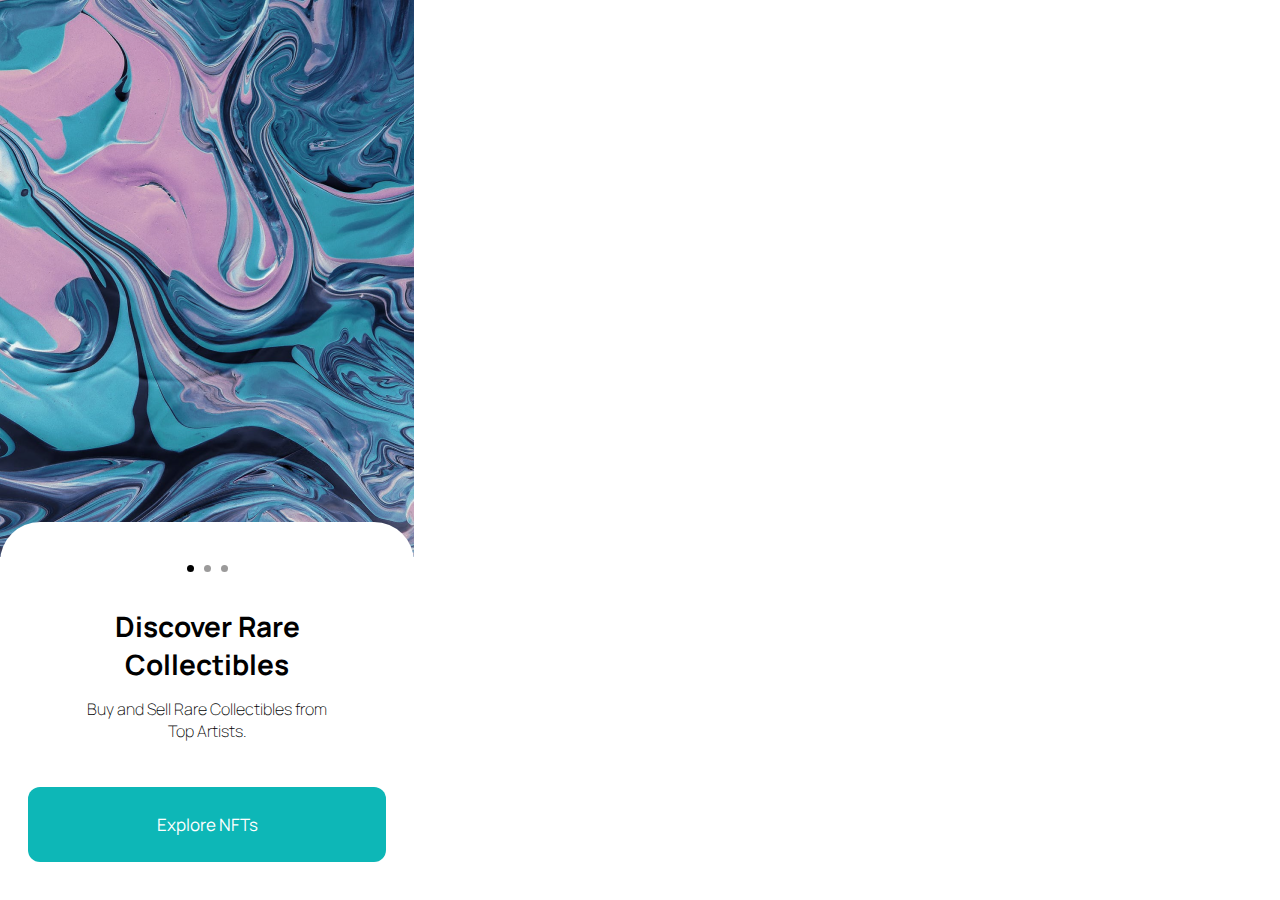
<file: NFT market app/screen1.html>
<!DOCTYPE html>
<html lang="en">
  <head>
    <meta charset="UTF-8" />
    <meta http-equiv="X-UA-Compatible" content="IE=edge" />
    <meta name="viewport" content="width=device-width, initial-scale=1.0" />
    <link rel="stylesheet" href="./style/main.css" />
    <link rel="preconnect" href="https://fonts.googleapis.com" />
    <link rel="preconnect" href="https://fonts.gstatic.com" crossorigin />
    <link
      href="https://fonts.googleapis.com/css2?family=Manrope:wght@800&display=swap"
      rel="stylesheet"
    />
    <link rel="preconnect" href="https://fonts.googleapis.com" />
    <link rel="preconnect" href="https://fonts.gstatic.com" crossorigin />
    <link
      href="https://fonts.googleapis.com/css2?family=Manrope:wght@500&display=swap"
      rel="stylesheet"
    />
    <link rel="preconnect" href="https://fonts.googleapis.com" />
    <link rel="preconnect" href="https://fonts.gstatic.com" crossorigin />
    <link
      href="https://fonts.googleapis.com/css2?family=Manrope:wght@200&display=swap"
      rel="stylesheet"
    />
    <title>Screen 1</title>
  </head>
  <body>
    <div class="container">
      <img
        class="background-cover"
        src="./img/Rectangle 127.png"
        alt="cover-logo"
      />
    </div>
    <div class="intro-container">
      <div class="intro d-flex flex-direction-column text-align-center gap">
        <div class="dot-wrapper d-flex text-align-center dot-wrapper">
          <span class="dot"></span>
          <span class="dot"></span>
          <span class="dot"></span>
        </div>
        <div class="d-flex">
          <h1>Discover Rare <br />Collectibles</h1>
        </div>
        <div class="d-flex">
          <p>
            Buy and Sell Rare Collectibles from <br />
            Top Artists.
          </p>
        </div>
        <div class="button d-flex">
          <input type="button" onclick="alert" value="Explore NFTs" />
        </div>
      </div>
    </div>
  </body>
</html>
</file>
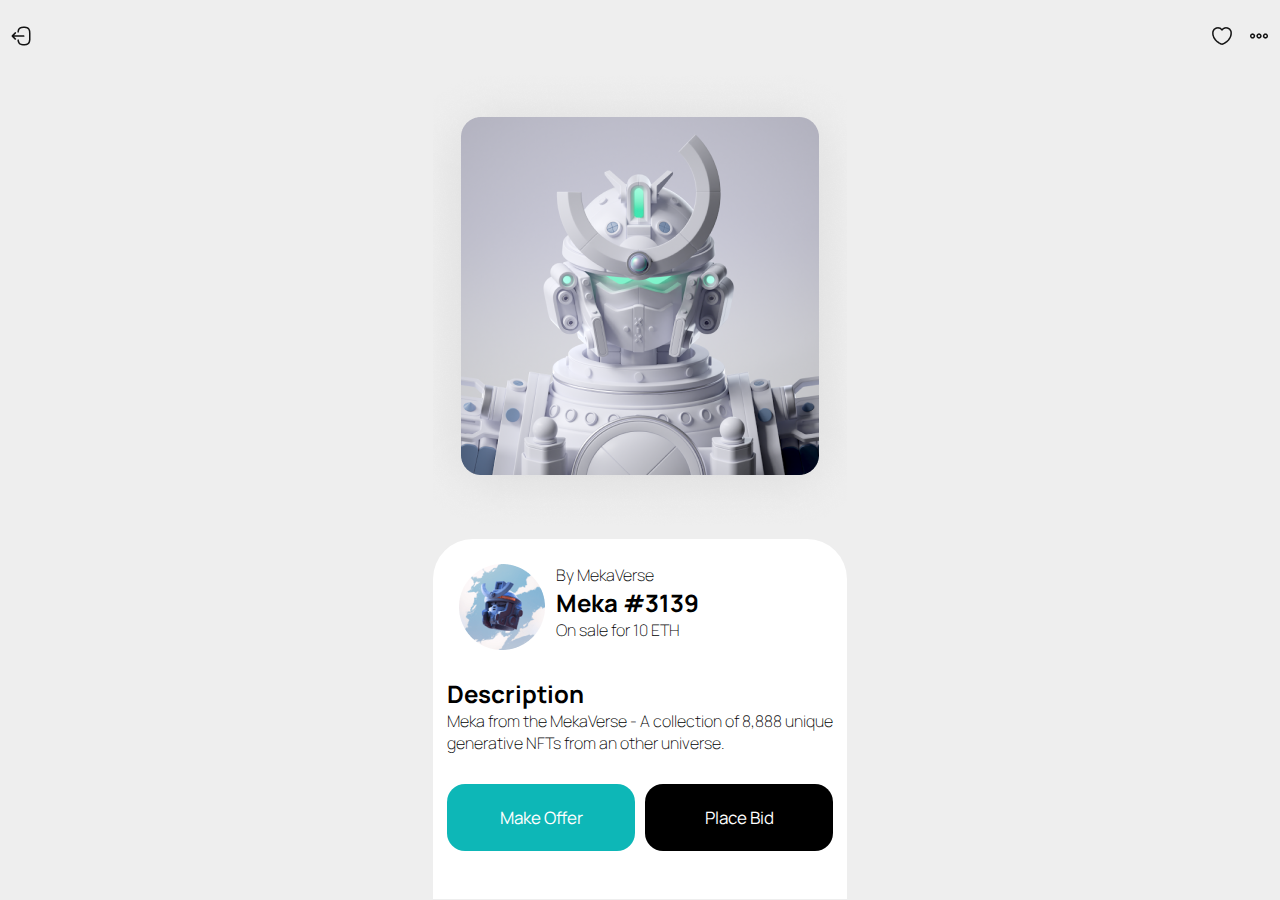
<file: NFT market app/screen3.html>
<!DOCTYPE html>
<html lang="en">
  <head>
    <meta charset="UTF-8" />
    <meta http-equiv="X-UA-Compatible" content="IE=edge" />
    <meta name="viewport" content="width=device-width, initial-scale=1.0" />
    <link rel="stylesheet" href="./style/main.css" />
    <link rel="preconnect" href="https://fonts.googleapis.com" />
    <link rel="preconnect" href="https://fonts.gstatic.com" crossorigin />
    <link
      href="https://fonts.googleapis.com/css2?family=Manrope:wght@800&display=swap"
      rel="stylesheet"
    />
    <link rel="preconnect" href="https://fonts.googleapis.com" />
    <link rel="preconnect" href="https://fonts.gstatic.com" crossorigin />
    <link
      href="https://fonts.googleapis.com/css2?family=Manrope:wght@200&display=swap"
      rel="stylesheet"
    />
    <title>Screen3</title>
  </head>
  <body class="background-color">
    <div class="nav-links d-flex flex-direction-row">
      <div class="logout-container d-flex">
        <a href="#"><img src="./img/vuesax/linear/logout.png" alt="logout" /></a>
      </div>
      <div class="more-container d-flex">
        <a href="#"><img src="./img/vuesax/linear/heart.png" alt="heart" /></a>
        <a href="#"><img src="./img/vuesax/linear/more.png" alt="more" /></a>
      </div>
    </div>
    <div class="d-flex justify-content-center">
      <img src="./img/Rectangle 97.png" alt="logo" />
    </div>

    <div class="descreption grid-container justify-content-center">
      <div class="item1">
        <img src="./img/Ellipse 14.png" alt="logo" /> 
    </div>
        <div class="item2">
        <p>By MekaVerse</p>
        <h1>Meka #3139</h1>
        <p>On sale for 10 ETH</p>
        </div>
        <div class="item3">
          <h1>Description</h1>
          <p>
            Meka from the MekaVerse - A collection of 8,888 unique generative
            NFTs from an other universe.
          </p>
          <div class="button3 d-flex gap10">
            <input type="button" onclick="alert" value="Make Offer" />
            <input type="button" onclick="alert" value="Place Bid" /></div>
         
        </div>
      </div>
    </div>
  </body>
</html>
</file>
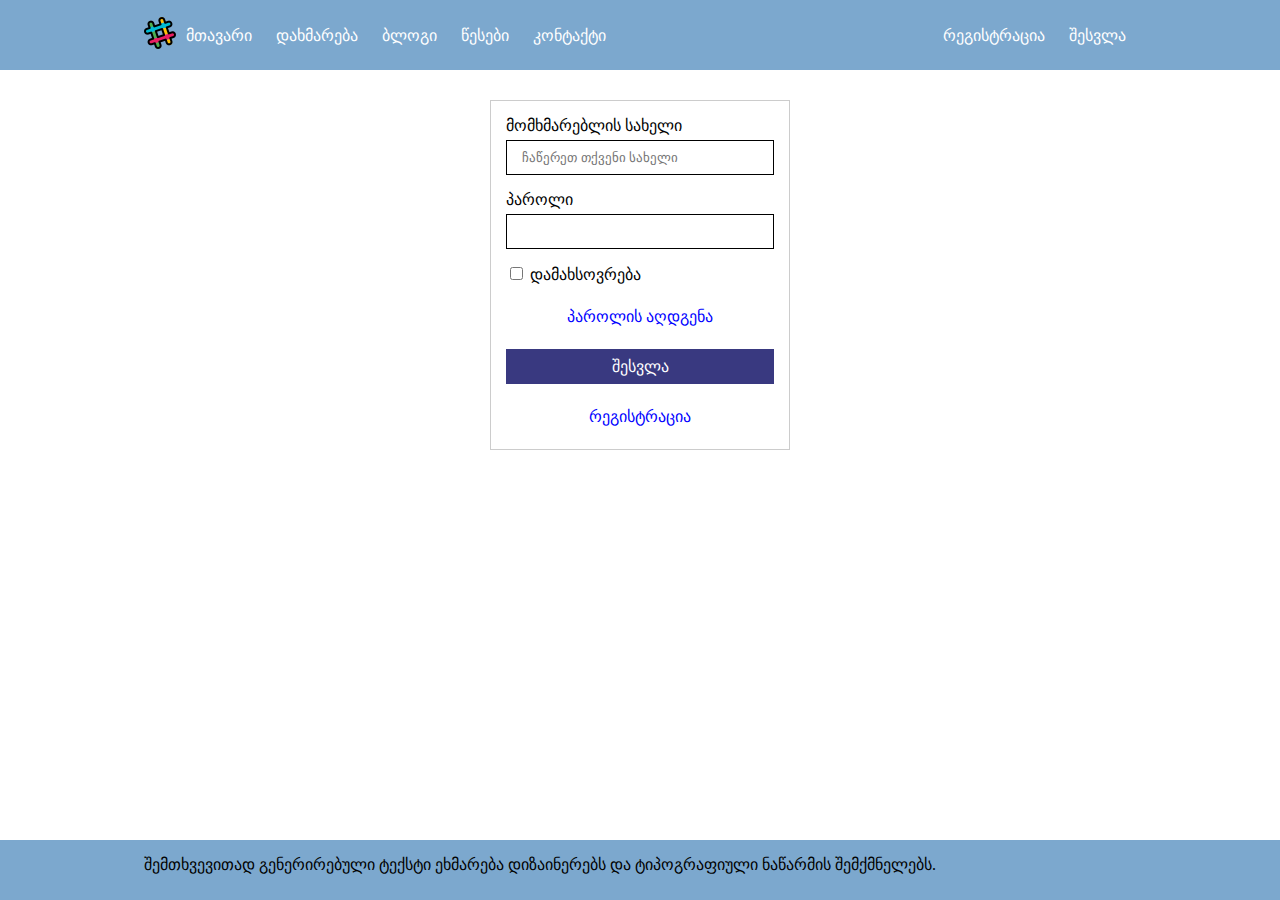
<file: responsive menu/auth.html>
<!DOCTYPE html>
<html lang="en">
  <head>
    <meta charset="UTF-8" />
    <meta http-equiv="X-UA-Compatible" content="IE=edge" />
    <meta name="viewport" content="width=device-width, initial-scale=1.0" />
    <link rel="stylesheet" href="./styles/main.css" />
    <link rel="stylesheet" href="./styles/responsive.css" />
    <title>ავტორიზაცია</title>
  </head>
  <body>
    <header class="d-flex">
      <div class="container d-flex">
        <a href="#">
          <img class="logo" src="./logo.png" alt="logo" width="32px" />
        </a>
        <nav class="active">
          <div>
            <a href="#">მთავარი</a>
            <a href="#">დახმარება</a>
            <a href="#">ბლოგი</a>
            <a href="#">წესები</a>
            <a href="#">კონტაქტი</a>
          </div>
          <div>
            <a href="./registration.html">რეგისტრაცია</a>
            <a href="./auth.html">შესვლა</a>
          </div>
        </nav>
        <div class="mobile-menu">
          <span>მენიუ</span>
          <img src="./menu.png" alt="barlogo" />
        </div>
      </div>
    </header>

    <div class="container body-container">
      <div class="auth-form-container">
        <form action="" method="get">
          <div class="form-group">
            <label class="text-input-label" for="userName"
              >მომხმარებლის სახელი</label
            >
            <input
              class="text-input"
              type="text"
              name="userName"
              id="userName"
              placeholder="ჩაწერეთ თქვენი სახელი"
            />
          </div>
          <div class="form-group">
            <label class="text-input-label" for="pass">პაროლი</label>
            <input class="text-input" type="password" name="pass" id="pass" />
          </div>
          <div class="form-group">
            <input type="checkbox" id="save" name="save" />
            <label for="save">დამახსოვრება</label>
          </div>
          <a class="btn btn-link mb-15 w-100" href="./resetpass.html"
            >პაროლის აღდგენა</a
          >
          <button class="btn btn-primary mb-15 w-100">შესვლა</button>
          <a class="btn btn-link" href="./registration.html">რეგისტრაცია</a>
        </form>
      </div>
    </div>

    <footer>
      <div class="container">
        <p>
          შემთხვევითად გენერირებული ტექსტი ეხმარება დიზაინერებს და ტიპოგრაფიული
          ნაწარმის შემქმნელებს.
        </p>
      </div>
    </footer>
  </body>
</html>
</file>
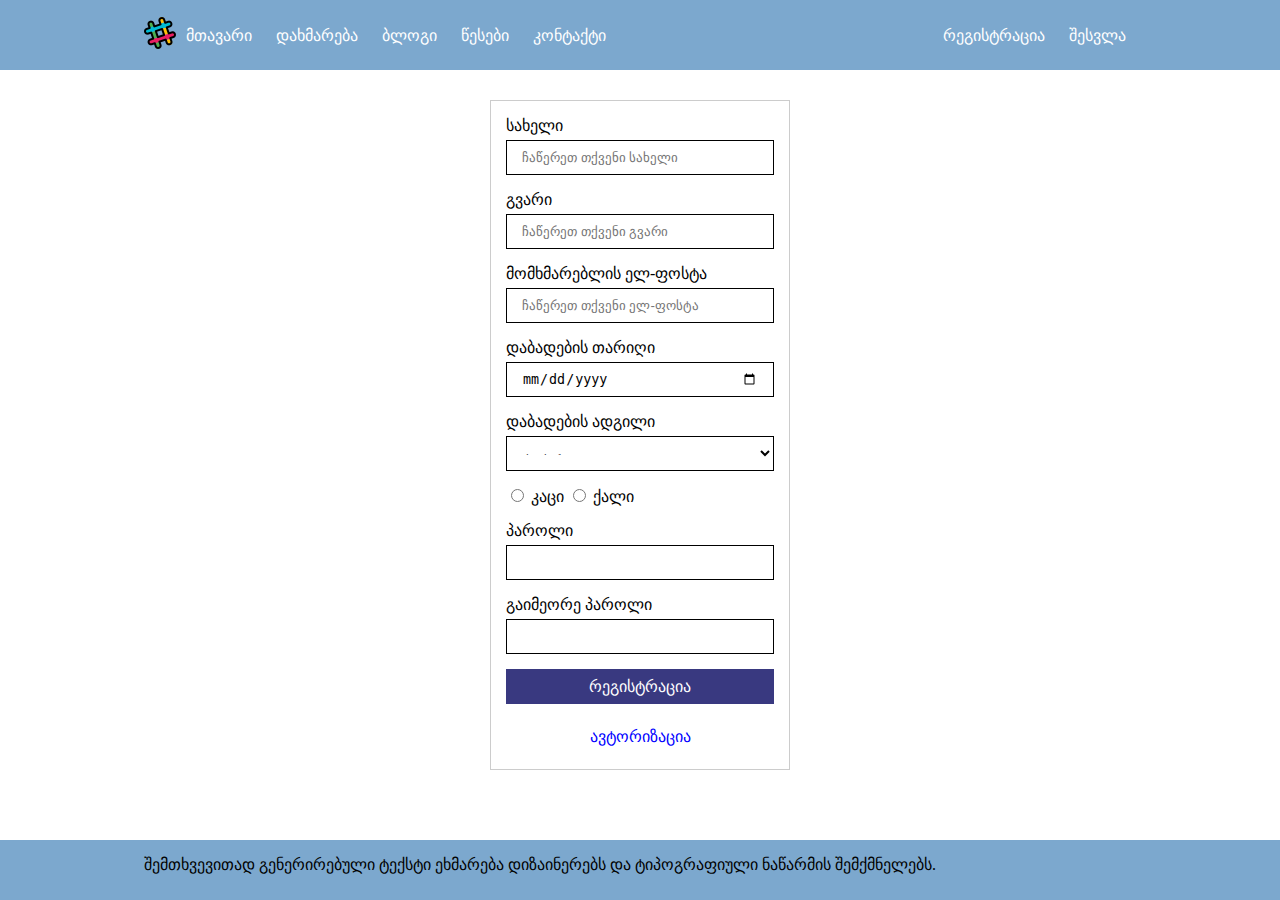
<file: responsive menu/registration.html>
<!DOCTYPE html>
<html lang="en">
  <head>
    <meta charset="UTF-8" />
    <meta http-equiv="X-UA-Compatible" content="IE=edge" />
    <meta name="viewport" content="width=device-width, initial-scale=1.0" />
    <link rel="stylesheet" href="./styles/main.css" />
    <link rel="stylesheet" href="./styles/responsive.css" />
    <title>რეგისტრაცია</title>
  </head>
  <body>
    <header class="d-flex">
      <div class="container d-flex">
        <a href="#">
          <img class="logo" src="./logo.png" alt="logo" width="32px" />
        </a>
        <nav class="active">
          <div>
            <a href="#">მთავარი</a>
            <a href="#">დახმარება</a>
            <a href="#">ბლოგი</a>
            <a href="#">წესები</a>
            <a href="#">კონტაქტი</a>
          </div>
          <div>
            <a href="./registration.html">რეგისტრაცია</a>
            <a href="./auth.html">შესვლა</a>
          </div>
        </nav>
           <div class="mobile-menu">
          <span>მენიუ</span>
          <img src="./menu.png" alt="barlogo" />
        </div>
      </div>
      </div>
    </header>

    <div class="container body-container">
      <div class="auth-form-container">
        <form action="" method="get">
          <div class="form-group">
            <label class="text-input-label" for="firstName"> სახელი</label>
            <input
              class="text-input"
              type="text"
              name="firstName"
              id="firstName"
              placeholder="ჩაწერეთ თქვენი სახელი"
            />
          </div>
          <div class="form-group">
            <label class="text-input-label" for="lastName"> გვარი</label>
            <input
              class="text-input"
              type="text"
              name="lasttName"
              id="lasttName"
              placeholder="ჩაწერეთ თქვენი გვარი"
            />
          </div>
          <div class="form-group">
            <label class="text-input-label" for="userEmail"
              >მომხმარებლის ელ-ფოსტა</label
            >
            <input
              class="text-input"
              type="email"
              name="email"
              placeholder="ჩაწერეთ თქვენი ელ-ფოსტა"
            />
          </div>

          <div class="form-group">
            <label class="text-input-label" for="birthDate">
              დაბადების თარიღი</label
            >
            <input
              class="text-input"
              type="date"
              name="birthDate"
              id="birthDate"
              placeholder=""
            />
          </div>

          <div class="form-group">
            <label class="text-input-label" for="birthlocation">
              დაბადების ადგილი</label
            >
            <select class="location">
              <option>საქართველო</option>
              <option>საბერძნეთი</option>
              <option>აშშ</option>
              <option>დიდი ბრიტანეთი</option>
              <option>ესპანეთი</option>
            </select>
          </div>

          <div class="form-group">
            <div class="gender-container">
              <input type="radio" name="gender" id="male" />
              <label for="male">კაცი</label>
            </div>
            <div class="gender-container">
              <input type="radio" name="gender" id="female" />
              <label for="female">ქალი</label>
            </div>
          </div>
          <div class="form-group">
            <label class="text-input-label" for="pass">პაროლი</label>
            <input class="text-input" type="password" name="pass" id="pass" />
          </div>

          <div class="form-group">
            <label class="text-input-label" for="passReplay"
              >გაიმეორე პაროლი</label
            >
            <input
              class="text-input"
              type="password"
              name="passReplay"
              id="pass"
            />
          </div>

          <button class="btn btn-primary w-100 mb-15">რეგისტრაცია</button>
          <a class="btn btn-link" href="./auth.html">ავტორიზაცია</a>
        </form>
      </div>
    </div>

    <footer>
      <div class="container">
        <p>
          შემთხვევითად გენერირებული ტექსტი ეხმარება დიზაინერებს და ტიპოგრაფიული
          ნაწარმის შემქმნელებს.
        </p>
      </div>
    </footer>
  </body>
</html>
</file>
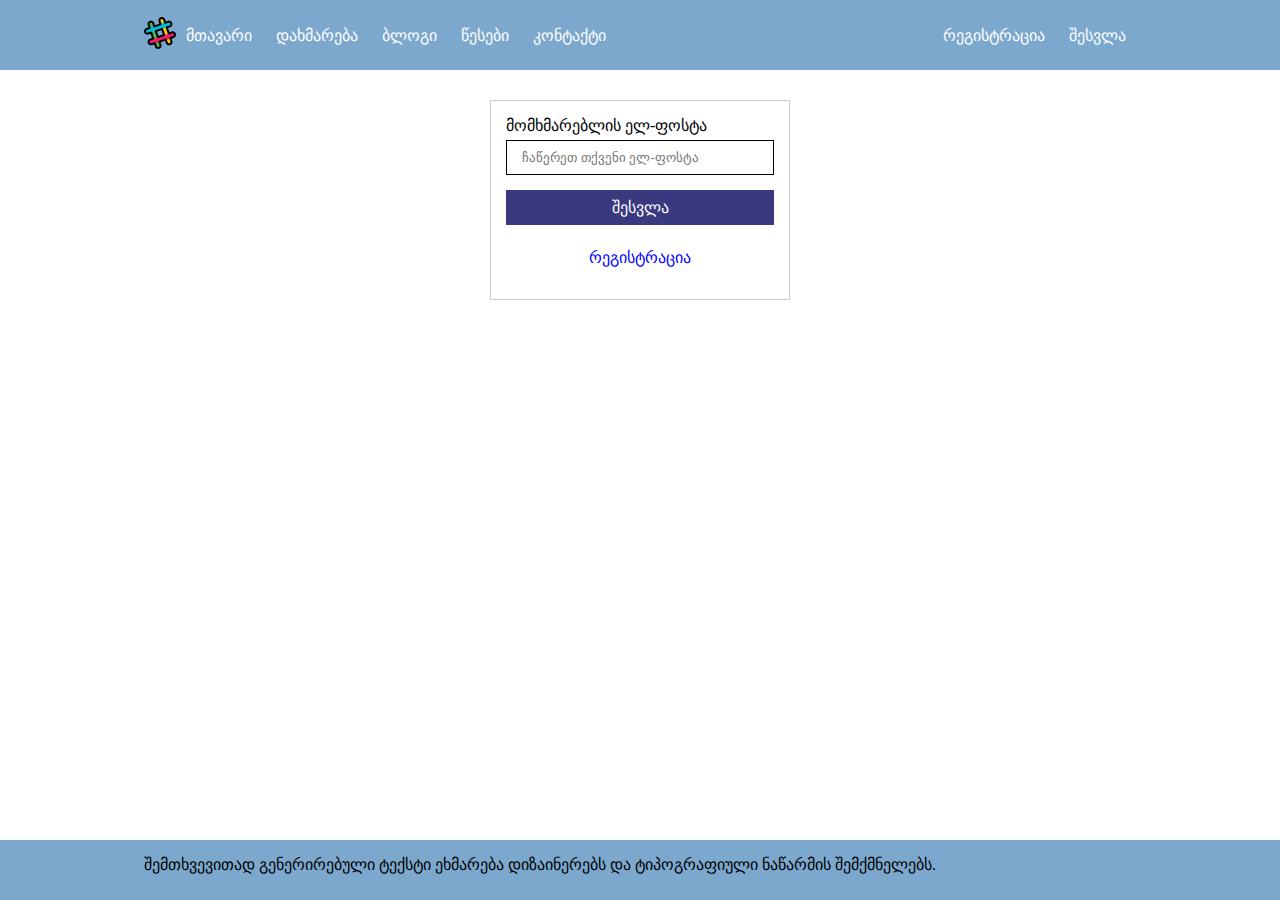
<file: responsive menu/resetpass.html>
<!DOCTYPE html>
<html lang="en">
  <head>
    <meta charset="UTF-8" />
    <meta http-equiv="X-UA-Compatible" content="IE=edge" />
    <meta name="viewport" content="width=device-width, initial-scale=1.0" />
    <link rel="stylesheet" href="./styles/main.css" />
    <link rel="stylesheet" href="./styles/responsive.css" />
    <title>პაროლის აღდგენა</title>
  </head>
  <body>
    <header class="d-flex">
      <div class="container d-flex">
        <a href="#">
          <img class="logo" src="./logo.png" alt="logo" width="32px" />
        </a>
        <nav class=" active">
          <div>
            <a href="#">მთავარი</a>
            <a href="#">დახმარება</a>
            <a href="#">ბლოგი</a>
            <a href="#">წესები</a>
            <a href="#">კონტაქტი</a>
          </div>
          <div>
            <a href="./registration.html">რეგისტრაცია</a>
            <a href="./auth.html">შესვლა</a>
          </div>
        </nav>
        <div class="mobile-menu">
          <span>მენიუ</span>
          <img src="./menu.png" alt="barlogo" />
        </div>
      </div>
      </div>
    </header>

    <div class="container body-container">
      <div class="auth-form-container">
        <form action="" method="get">
          <div class="form-group">
            <label class="text-input-label" for="userName"
              >მომხმარებლის ელ-ფოსტა</label
            >
            <input
              class="text-input"
              type="email"
              name="userEmail"
              id="userEmail"
              placeholder="ჩაწერეთ თქვენი ელ-ფოსტა"
            />
          </div>

          <button class="btn btn-primary mb-15 w-100">შესვლა</button>
          <a class="btn btn-link" href="./registration.html">რეგისტრაცია</a>
        </form>
      </div>
    </div>
    <footer>
      <div class="container">
        <p>
          შემთხვევითად გენერირებული ტექსტი ეხმარება დიზაინერებს და ტიპოგრაფიული
          ნაწარმის შემქმნელებს.
        </p>
      </div>
    </footer>
  </body>
</html>
</file>
<file: style/main.css>
@import url("https://fonts.googleapis.com/css2?family=Source+Sans+Pro:wght@200;400;600;700;900&display=swap");

@import url("https://fonts.googleapis.com/css2?family=Rufina:wght@700&display=swap");

@import url("https://fonts.googleapis.com/css2?family=Lato&display=swap");

* {
  box-sizing: border-box;
  margin: 0;
  padding: 0;
}
body {
  margin: 0;
  /* min-height: 100vh; */
}

header {
  display: flex;
  justify-content: center;
  align-items: center;
  padding: 20px;
  background-color: white;
  height: 70px;
  width: 100%;
  position: fixed;
  z-index: 1;
}

li,
a,
button {
  font-family: "Source Sans Pro", sans-serif;
}
.logo {
  cursor: pointer;
  margin-right: auto;
}
.nav-links {
  list-style: none;
}

.nav-links li {
  display: inline-block;
  padding: 0 20px;
}

.nav-links li a {
  transition: all 0.3s ease 0s;
  cursor: pointer;
  text-decoration: none;
  color: rgb(0, 0, 0);
  font-weight: 200;
}

.nav-links li a:hover {
  color: rgb(136, 163, 59);
}
button {
  padding: 9px 25px;
  background-color: rgba(35, 48, 0, 1);
  color: white;
  border: none;
  border-radius: 50px;
  cursor: pointer;
  transition: all 0.3s ease 0s;
  font-weight: bold;
}
button:hover {
  background-color: rgb(207, 214, 200);
  color: rgba(35, 48, 0, 1);
}
.mobile-menu {
  display: flex;
  align-items: center;
  display: none;
}
.mobile-menu a {
  color: rgb(0, 0, 0);
}
.mobile-menu img:hover {
  cursor: pointer;
}

.body-container {
  min-height: calc(100vh - 70px - 165px);
}

.offer-container {
  width: 992px;
  display: flex;
  text-align: center;
  justify-content: center;
  padding: 40px;
  gap: 10px;
  margin-inline: auto;
}

.offer-container h3 {
  font-family: "Rufina", serif;
}
.offer-container p {
  font-family: "Source Sans Pro", sans-serif;
  font-weight: 200;
}

.offer-container img:hover {
  cursor: pointer;
  transform: scale(1.1);
}

/* menu */
.menu {
  /* background-color: #ebf0e454; */
  width: 100%;
  margin-inline: auto;
}
.menu h2 {
  text-align: center;
  margin-top: 50px;
  font-family: "Source Sans Pro", sans-serif;
  font-size: 40px;
  font-weight: 700;
  color: rgba(35, 48, 0, 1);
  cursor: pointer;
}
.menu-container {
  display: flex;
  justify-content: center;
  gap: 60px;
  padding: 8px 0;
  color: #9fac8c;
}
.menu-container p:hover {
  cursor: pointer;
  color: rgba(35, 48, 0, 1);
  transition: all 0.1s ease;
  padding: 2px;
}
.menu-item-container {
  display: flex;
  justify-content: center;
  flex-wrap: wrap;
  gap: 50px;
  text-align: center;
  font-family: "Rufina", serif;
}
.menu-item-container img {
  border-radius: 50%;
}
.menu-item-container > div:hover {
  cursor: pointer;
}
.menu-item-container p {
  font-family: "Source Sans Pro", sans-serif;
  font-weight: 200;
  cursor: pointer;
}
/* big menu */
.big-menu-container-head h1 {
  text-align: center;
  padding-top: 60px;
  font-family: "Source Sans Pro", sans-serif;
  text-transform: capitalize;
  font-size: 40px;
  color: rgba(35, 48, 0, 1);
}
span {
  font-size: 50px;
  color: rgb(225, 146, 61);
}
.d-flex {
  display: flex;
  flex-direction: column;
  justify-content: space-between;
  gap: 10px;
}
.big-menu-container {
  display: flex;
  flex-wrap: wrap;
  justify-content: center;
  gap: 30px 20px;
  font-family: "Source Sans Pro", sans-serif;
  font-weight: 200;
  padding: 30px 0;
  color: rgba(35, 48, 0, 1);
}

.big-menu-container > div {
  width: 370px;
  text-align: center;
}
/* community */
.community-container {
  text-align: center;
  padding: 40px 0;
}

.community-container h1 {
  font-family: "Source Sans Pro", sans-serif;
  font-size: 32px;
  color: rgb(247, 197, 49);
  text-transform: capitalize;
  cursor: pointer;
}

.community {
  display: flex;
  flex-wrap: wrap;
  justify-content: center;
  padding: 20px 0;
  gap: 40px;
}

.community > div {
  border-radius: 20px;
  background-color: rgba(235, 240, 228, 0.32);
  box-shadow: 18px 18px 10px rgba(0, 0, 0, 0.068);
  width: 250px;
  padding: 15px;
  position: relative;
  font-family: "Source Sans Pro", sans-serif;
  font-weight: 200;
}

.community > div:hover {
  cursor: pointer;
  transition: all ease 1.4s;
  background-color: #9fac8c;
}

.brace {
  position: absolute;
  top: 0;
  left: 0;
}
/* team */
.team {
  display: flex;
  flex-wrap: wrap;
  flex-direction: column;
  align-items: center;
  text-align: center;
  font-family: "Source Sans Pro", sans-serif;
  padding-bottom: 6rem;
}
.team-chefs {
  display: flex;
  flex-wrap: wrap;
  justify-content: center;
  gap: 15px;
}
.team-title h3 {
  font-size: 25px;
}

.chef {
  position: relative;
}
.chef-describe {
  width: 10rem;
  position: absolute;
  top: 20rem;
  left: 40px;
  background-color: #00000082;
  color: #fff;
  font-family: "Source Sans Pro", sans-serif;
  cursor: pointer;
}
.chef-describe h5 {
  color: rgb(225, 146, 61);
}
.chef img {
  border-radius: 20px;
}
/* install app */
.app-heading {
  text-align: center;
  text-transform: capitalize;
  font-family: "Source Sans Pro", sans-serif;
  background-color: #eff3ea;
}
.install-app-container {
  display: flex;
  justify-content: center;
  align-items: center;
  text-align: center;
  flex-wrap: wrap;
  padding: 30px;
  background-color: #eff3ea;
}

.app-content-container {
  display: flex;
  flex-direction: column;
}

.app-content {
  display: flex;
  flex-direction: column;
  justify-content: center;
  gap: 12px;
  padding: 10px;
  font-weight: 200;
  color: rgba(35, 48, 0, 1);
}
.app-content h1,
p {
  text-transform: capitalize;
  font-family: "Source Sans Pro", sans-serif;
}

.app-logos {
  display: flex;
  justify-content: center;
  gap: 5px 5px;
}
.app-logos img:hover {
  cursor: pointer;
}

.delivery-container {
  display: flex;
  flex-wrap: wrap;
  justify-content: center;
  text-align: center;
  gap: 55px;
  padding: 30px 0;
  font-family: "Source Sans Pro", sans-serif;
  background: linear-gradient(
    0deg,
    rgba(36, 157, 87, 0.20350146894695376) 34%,
    rgba(235, 240, 228, 0.7777311608237045) 57%
  );
}
.delivery-heading {
  font-size: 35px;
  color: #ff5613;
}

/* about us */
.about {
  display: flex;
  justify-content: center;
  align-items: center;
  flex-wrap: wrap;
  color: rgba(35, 48, 0, 1);
  font-family: "Source Sans Pro", sans-serif;
  font-weight: 200;
  text-align: center;
}
.about .image {
  flex: 1 1 40rem;
  height: 30rem;
  background-image: url(../img/about-frame-img.png), url(../img/about-img.jpg);
  background-position: center;
  background-blend-mode: screen;
  background-repeat: no-repeat;
}
.about .about-content {
  flex: 1 1 40rem;
  padding: 32px;
}
.about .about-content h3 {
  text-transform: capitalize;
  font-size: 50px;
}
.about .about-content p {
  font-size: 18px;
  color: #665;
  padding: 16px 0;
}
.about .btn {
  background-color: white;
  color: black;
  border: 1px solid rgba(35, 48, 0, 1);
}
.about .btn:hover {
  background-color: rgba(35, 48, 0, 1);
  color: white;
}

/* gallery */
#gallery h1 {
  text-align: center;
  font-family: "Source Sans Pro", sans-serif;
}
.gallery-container {
  max-width: 75rem;
  margin: 0 auto;
  padding: 2rem;
  display: grid;
  grid-template-columns: repeat(5, 1fr);
  grid-template-rows: repeat(2, 12.5rem);
  gap: 12px;
}
.grid-item img {
  width: 100%;
  height: 100%;
  object-fit: cover;
}
.item-1 {
  grid-column-start: 1;
  grid-column-end: 4;
  grid-row-start: 1;
  grid-row-end: 3;
}
.item-2 {
  grid-column-start: 4;
}
.item-3 {
  grid-column-start: 5;
  grid-column-end: 5;
}
.item-4 {
  grid-column-start: 4;
}
.item-5 {
  grid-column-start: 5;
}
/* blog */
.blog-container {
  display: flex;
}
.blog-post {
  display: flex;
  gap: 2px;
  position: relative;
  color: #fff;
  font-family: "Source Sans Pro", sans-serif;
  font-weight: 200;
}
.blog-post h1 {
  font-size: 22px;
}
.post-1 .img1 {
  width: 100%;
  height: 100%;
  object-fit: cover;
}
.blog-post:hover {
  cursor: pointer;
}

.content-container {
  display: flex;
  position: absolute;
  width: 100%;
  height: 100%;
  align-items: center;
  justify-content: space-around;
}
.post-content {
  padding: 8px;
}
.previous-next {
  display: flex;
  gap: 8px;
  justify-content: center;
}
.previous-next:hover {
  cursor: pointer;
  transition: all ease 0.5s;
  color: rgb(80, 80, 68);
}
.post-content p:hover {
  cursor: pointer;
  transition: all ease 0.5s;
  color: white;
  background-color: #9fac8c86;
  border-radius: 50px;
  padding: 5px;
}

/* reservation style */
.reservation-container {
  background-color: rgba(235, 240, 228, 1);
  text-align: center;
  align-items: center;
  display: flex;
}

.form-field-container {
  display: flex;
  width: 100%;
  flex-direction: column;
  align-items: center;
  gap: 15px;
  padding: 25px;
  font-family: "Rufina", serif;
}

.form-field input {
  background-color: #ebf0e4;
  border: 1px solid black;
  height: 45px;
  text-align: center;
}
.form-field {
  width: 100%;
}

.form-field input {
  width: 30%;
}
.form-field .email-tel {
  width: calc(60% + 4px);
}

.form-field .date {
  width: 15%;
}

.form-field-submit input {
  width: 150px;
  height: 40px;
  background-color: rgb(94, 102, 0);
  color: white;
  border: 1px solid black;
  outline: none;
  font-family: "Rufina", serif;
}
#form-field-select {
  height: 25px;
  background-color: rgba(94, 102, 0, 0.418);
  border: none;
  text-align: end;
  border: 1px solid black;
  color: rgb(63, 63, 63);
}
#form-field-select:hover {
  cursor: pointer;
  background-color: rgba(35, 48, 0, 1);
  color: white;
  transition: all 0.3s ease;
}
#reservation-btn:hover {
  cursor: pointer;
  background-color: rgba(35, 48, 0, 1);
  color: white;
  transition: all 0.3s ease;
}
/* footer */
.container {
  max-width: 1170px;
  margin-inline: auto;
}
.footer {
  background-color: rgba(35, 48, 0, 1);
  padding: 20px;
  min-height: 165px;
}

.row {
  display: flex;
  flex-wrap: wrap;
  text-align: center;
}

.footer-col {
  width: 20%;
}

.footer-col ul,
li,
a {
  font-size: 16px;
  text-transform: capitalize;
  text-decoration: none;
  color: #fff;
  font-weight: 200;
  display: block;
  transition: all 0.3s ease;
}
.footer-col ul li a:hover {
  color: rgb(207, 214, 200);
  padding-left: 8px;
}

.footer-col .social-links a {
  display: inline-block;
  height: 40px;
  width: 40px;
  background-color: rgb(255, 255, 255, 0.2);
  margin: 0 10px 10px 0;
  text-align: center;
  line-height: 50px;
  border-radius: 50%;
  transition: all 0.5s ease;
  color: #fff;
}
.footer-col .social-links a:hover {
  background-color: rgb(207, 214, 200);
}

.footer-col h4 {
  font-size: 18px;
  text-transform: capitalize;
  color: #fff;
  cursor: pointer;
  font-family: "Source Sans Pro", sans-serif;
  font-weight: 900;
  padding: 10px;
}

#footer-email {
  display: flex;
  text-align: center;
  width: 100%;
  height: 30px;
  border-radius: 4px;
  outline: none;
  border: none;
}

/* background-color: rgba(35, 48, 0, 1); */
.footer-email-form {
  display: flex;
  gap: 6px;
  text-align: center;
}
#footer-email-btn {
  width: 150px;
  height: 30px;
  border-radius: 4px;
  background-color: rgba(94, 102, 0, 1);
  border: none;
  outline: none;
  color: #fff;
}

#footer-email-btn:hover {
  cursor: pointer;
  background-color: rgb(207, 214, 200);
  color: rgba(35, 48, 0, 1);
  transition: all 0.3s ease;
}
</file>
<file: style/responsive.css>
@media screen and (max-width: 992px) {
  .menu-item-container {
    display: flex;
    flex-direction: column;
    gap: 20px;
  }

  .footer-col {
    width: 20%;
  }
  .footer-col h4 {
    font-weight: 400;
  }
  #footer-email {
    font-size: 11px;
    text-align: center;
  }
  .offer-container {
    width: 100%;
  }
}

@media screen and (max-width: 870px) {
  .footer-email-form {
    flex-direction: column;
    justify-content: center;
  }
  #footer-email {
    width: 100%;
    padding: 0;
    font-size: 14px;
  }
  #footer-email-btn {
    width: 100%;
  }
  .offer-container {
    width: 576px;
  }
}

@media screen and (max-width: 768px) {
  .nav-links {
    display: none;
  }
  header {
    justify-content: space-between;
  }
  .mobile-menu {
    display: flex;
    width: 100%;
    justify-content: center;
    gap: 5px;
  }
  .offer-container {
    flex-direction: column;
  }
  .footer-col {
    width: 50%;
  }
  .footer-col:last-child {
    margin-inline: auto;
  }
  .form-field .date {
    width: 30%;
  }
}
.footer-email-form {
  align-items: center;
}
#footer-email {
  width: 80%;
}
#footer-email-btn {
  width: 80%;
}
.offer-container {
  width: 85%;
}

@media screen and (max-width: 576px) {
  .menu-container {
    flex-direction: column;
    text-align: center;
    gap: 0;
  }
  .menu-container p:hover {
    padding: 1px;
    transition: none;
  }
  .previous-next img {
    width: 30px;
  }
  .blog-post h1 {
    font-size: 18px;
  }
  .blog-post p {
    font-size: small;
    padding: 0px;
  }
  .post-content p:hover {
    border-radius: 70px;
  }
  .footer-col {
    width: 100%;
  }
  #footer-email {
    width: 50%;
  }
  #footer-email-btn {
    width: 50%;
  }
  .footer-email-form {
    display: flex;
    align-items: center;
    justify-content: center;
  }
  .offer-container {
    width: 368px;
  }
}

@media screen and (max-width: 368px) {
  header {
    padding: 0;
  }
  .offer-container img {
    width: 100px;
  }
  .post-content p {
    display: none;
  }
  .post-content h1 {
    font-size: 15px;
  }
  .previous-next img {
    width: 20px;
  }
  #footer-email {
    width: 50%;
  }
  #footer-email-btn {
    width: 50%;
  }
}
</file>
<file: styles/myfitness.css>
body {
  background-image: url(https://www.myfitnesspal.com/_next/image?url=%2F_next%2Fstatic%2Fmedia%2Fhero-collage-top-large%402x.dcc5ac56.png&w=3840&q=75);
  background-repeat: no-repeat;
  background-size: cover;
  background-attachment: scroll;
}

h1 {
  color: rgb(114, 122, 36);
  font-family: "Gideon Roman", cursive;
  font-size: 40px;
  text-align: left;
  margin-left: 70px;
}
.quotes {
  font-family: "Gideon Roman", cursive;
  margin-left: 120px;
  margin-top: 70px;
  font-size: 60px;
  color: rgb(5, 17, 8);
}
.intro {
  font-family: "Alfa Slab One", cursive;
  font-family: "Indie Flower", cursive;
  margin-left: 120px;
  margin-top: 10px;
  font-size: 25px;
  color: rgb(5, 17, 8);
}
input[type="button"] {
  width: 350px;
  height: 50px;
  font-size: 20px;
  font-family: "Gideon Roman", cursive;
  background-color: #cbccf7;
  border: none;
  color: rgb(100, 92, 92);
  padding: 16px 32px;
  text-decoration: none;
  margin-left: 120px;
  margin-top: 30px;
  cursor: pointer;
  white-space: nowrap;
}

#navbar {
  background-color: rgb(52, 139, 209);
  overflow: auto;
}

#navbar a {
  display: inline-block;
  color: rgb(250, 246, 246);
  text-align: center;
  margin-left: 70px;
  padding: 14px;
  text-decoration: none;
}
#navbar a:hover {
  background-color: rgb(167, 190, 204);
}
</file>
<file: styles/tutorialsstyle.css>
body {
  background-image: url(https://www.maavan.com/images/banner%20image.svg);
  background-repeat: no-repeat;
  background-position: center;
  background-size: 500px;
}
h1 {
  text-align: center;
  color: rgb(11, 112, 73);
}
.example1 {
  border: 6px dotted;
  padding: 10px;
  box-shadow: 5px 10px #888888;
  display: inline-block;
  margin: 30px;
  width: 500px;
  border-color: rgb(180, 41, 118);
}
.example2 {
  border: 6px dotted;
  padding: 10px;
  box-shadow: 5px 10px #888888;
  margin: 40px;
  width: 300px;
  float: right;
  border-color: rgb(54, 214, 134);
}
.example3 {
  border: 6px dotted;
  padding: 10px;
  box-shadow: 5px 10px #888888;
  display: block;
  margin: 10px;
  margin-top: 60px;
  width: 400px;
  height: 400px;
  padding: 10px;
  box-sizing: border-box;
  border-color: rgb(247, 182, 97);
}
.example4 {
  border: 6px dotted;
  padding: 10px;
  box-shadow: 5px 10px #888888;
  display: inline-block;
  margin-top: 70px;
  margin-bottom: 50px;
  width: 500px;
  height: 350px;
  border-color: rgb(135, 106, 182);
}
.example5 {
  border: 6px dotted;
  padding: 10px;
  box-shadow: 5px 10px #888888;
  margin: 15px;
  margin-top: 1px;
  margin-bottom: 0;
  margin-right: 30px;
  width: 300px;
  height: 400px;
  float: right;
  border-color: rgb(205, 231, 255);
}
</file>
<file: NFT market app/style/main.css>
* {
  box-sizing: border-box;
  margin: 0;
  padding: 0;
}

body {
  margin: 0;
}

.container {
  width: 100%;
}

.d-flex {
  display: flex;
}
.gap {
  gap: 15px;
}

.gap10 {
  gap: 10px;
}

.justify-content-center {
  justify-content: center;
}

.flex-direction-column {
  flex-direction: column;
}

.flex-direction-row {
  flex-direction: row;
}

.background-cover {
  width: 414px;
  height: 557px;
  position: relative;
}

.intro-container {
  width: 414px;
  height: 374px;
  border-radius: 40px 40px 0 0;
  position: absolute;
  top: 522px;
  left: 0;
  background-color: white;
}

.intro {
  margin-top: 30px;
  padding: 13px;
}

.intro > div {
  justify-content: center;
}

.intro h1 {
  font-size: 28px;
  line-height: 38px;
  margin-top: 20px;
  font-family: "Manrope", sans-serif;
  text-align: center;
}

.intro p {
  font-size: 16px;
  font-family: "Manrope", sans-serif;
  font-weight: 200;
  text-align: center;
}
.dot-wrapper {
  gap: 10px;
}
.dot {
  height: 7px;
  width: 7px;
  background-color: rgba(112, 110, 110, 0.699);
  border-radius: 50%;
  display: inline-block;
}
.dot:first-child {
  background-color: black;
}
input {
  width: 358px;
  height: 75px;
  background-color: rgba(13, 183, 183, 1);
  color: white;
  border-radius: 12px;
  margin-top: 30px;
  font-family: "Manrope", sans-serif;
  font-size: 17px;
  line-height: 27px;
  border: none;
  cursor: pointer;
}

/* sreen3 style */

.nav-links {
  margin-top: 15px;
  padding: 10px;
}

.nav-links a :hover {
  background-color: white;
}

.logout-container {
  cursor: pointer;
}

.more-container {
  width: 100%;
  justify-content: end;
  gap: 15px;
  cursor: pointer;
}

.descreption {
  margin-inline: auto;
  padding: 25px;
  width: 414px;
  height: 360px;
  background-color: white;
  border-radius: 40px 40px 0 0;
}

.descreption h1 {
  font-family: "Manrope", sans-serif;
  font-size: 24px;
}

.descreption p {
  font-family: "Manrope", sans-serif;
  font-weight: 200;
}

.background-color {
  background-color: #dddddd7e;
}
.button3 input {
  width: 188px;
  height: 67px;
  background-color: rgba(13, 183, 183, 1);
  color: white;
  border-radius: 18px;
  margin-top: 30px;
  font-family: "Manrope", sans-serif;
  font-size: 17px;
  line-height: 27px;
  border: none;
  cursor: pointer;
}
.button3 input:last-child {
  background-color: black;
}

.grid-container {
  margin-inline: auto;
  display: grid;
  grid-template-columns: 30% auto;
}
.item1 {
  text-align: center;
}
.item3 {
  grid-column: 1 / span 2;
  grid-row: 2;
  text-align: start;
}
</file>
<file: responsive menu/styles/main.css>
* {
  box-sizing: border-box;
}
body {
  margin: 0;
  min-height: 100vh;
}

/* global style */
.container {
  width: 992px;
  margin: auto;
}

.d-flex {
  display: flex;
}

.justify-content-between {
  justify-content: space-between;
}
/* header style */
header {
  height: 70px;
  background-color: rgb(124, 168, 206);
  align-items: center;
}

header .container {
  align-items: center;
}

header .mobile-menu {
  display: none;
  color: white;
}

header > .container {
  justify-content: space-between;
}

nav {
  display: flex;
  width: calc(100% - 32px);
  justify-content: space-between;
}

nav a {
  color: white;
  text-decoration: none;
  padding: 0 10px;
}
nav a:hover {
  text-decoration: underline;
  background-color: aliceblue;
  color: grey;
}

.auth-form-container {
  width: 300px;
  min-height: 200px;
  border: 1px solid #ccc;
  margin: auto;
  padding: 15px;
  box-sizing: border-box;
}

.auth-form-container .text-input-label {
  display: block;
  margin-bottom: 5px;
}

.auth-form-container .text-input,
.auth-form-container .location {
  display: block;
  width: 100%;
  height: 35px;
  box-sizing: border-box;
  padding: 15px;
  border: 1px solid black;
}
.auth-form-container .location {
  background-color: white;
}
.form-group {
  margin-bottom: 15px;
}

.w-100 {
  width: 100%;
}

.mb-15 {
  margin-bottom: 15px;
}

.btn {
  display: block;
  font-size: 16px;
  height: 35px;
  text-align: center;
  border: 0;
  cursor: pointer;
}
.btn-primary {
  background-color: rgb(57, 57, 128);
  color: white;
}
.btn-link {
  text-decoration: none;
  line-height: 35px;
  color: blue;
}

.btn-link:hover {
  text-decoration: underline;
}

.gender-container {
  display: inline-block;
}

footer {
  padding: 15px 0;
  background-color: rgb(124, 168, 206);
  height: 60px;
}

footer p {
  margin: 0;
}

.body-container {
  padding: 30px 0;
  min-height: calc(100vh - 70px - 60px);
}
</file>
<file: responsive menu/styles/responsive.css>
/* laptops */
@media screen and (max-width: 992px) {
  .container {
    width: 768px;
  }
}

/* tablets */
@media sreen and (max-width: 768px) {
  .container {
    width: 576px;
  }
}

/* mobile phones */
@media screen and (max-width: 576px) {
  .container {
    width: 100%;
  }

  .auth-form-container {
    margin-top: 285px;
  }

  header {
    position: relative;
  }

  header .mobile-menu {
    display: flex;
    gap: 0 7px;
    cursor: pointer;
  }
  header nav {
    display: none;
  }
  header nav.active {
    display: flex;
    flex-direction: column;
    position: absolute;
    background-color: rgb(63, 64, 65);
    width: 100%;
    top: 100%;
    left: 0;
    padding-block: 15px;
  }
  header nav.active > div {
    display: flex;
    flex-direction: column;
    text-align: center;
  }

  header nav.active a {
    padding: 10px;
    border-bottom: 1px solid rgb(255, 255, 255, 0.12);
  }
  header nav.active > div:last-child a:last-child {
    border-bottom: 0;
  }

  footer {
    height: initial;
  }
}
</file>
<file: Challenege 1/style/main.css>
@import "../style/reset.css";
@import "../style/header.css";
@import "../style/flexbox.css";
@import "../style/shop.css";
@import "../style/footer.css";

.intro {
  margin-top: 50px;
}
.intro {
  margin-top: 100px;
  position: relative;
}
.intro-content {
  display: grid;
  grid-template-rows: auto auto auto;
  width: 450px;
  height: 500px;

  padding: 45px;
}
.intro h1 {
  font-family: "Josefin Sans", sans-serif;
  font-size: 55px;
  font-weight: 400;
}

.intro p {
  font-family: "Cedarville Cursive", cursive;
  font-size: 20px;
}

.intro input {
  width: 235px;
  height: 54px;
  background-color: #2d635e;
  border-radius: 10px;
  color: #ffff;
  font-family: "Josefin Sans", sans-serif;
  font-size: 20px;
  margin-top: 0;
}
.intro-media {
  position: relative;
  width: 450px;
  height: 500px;
  border-radius: 20px;

  background-color: #e3ebe7;
}

.coffee-logo {
  position: absolute;
  top: 180px;
  left: 70px;
}

.social-media {
  display: grid;
  width: 50px;
  height: 250px;
  position: absolute;
  bottom: 0;
  right: 17px;
}

.section1 {
  width: 100%;
  margin-top: 200px;
  gap: 40px;
}

.part1 {
  width: 403px;
  height: 352px;
  position: relative;
  bottom: 0;
  background-color: #fae9e0;
}
.part1-img {
  position: absolute;
  top: 129px;
  left: 48px;
}

.part2 {
  display: grid;
  width: 645px;
  height: 352px;
  font-family: "Alegreya Sans", sans-serif;
  font-size: 19px;
}
.part2 h1 {
  font-family: "Josefin Sans", sans-serif;
  /* margin-top: 0; */
}

.part2 p {
  margin-top: 0;
}

.section2 {
  width: 100%;
  margin-top: 200px;
}

.part2 h1 {
  margin-bottom: 30px;
  font-family: "Josefin Sans", sans-serif;
}

.part4 {
  width: 370px;
  height: 250px;
  background-color: #e3ebe7;
  position: relative;
}

.part4-img {
  position: absolute;
  top: -50px;
  left: 75px;
}
</file>
